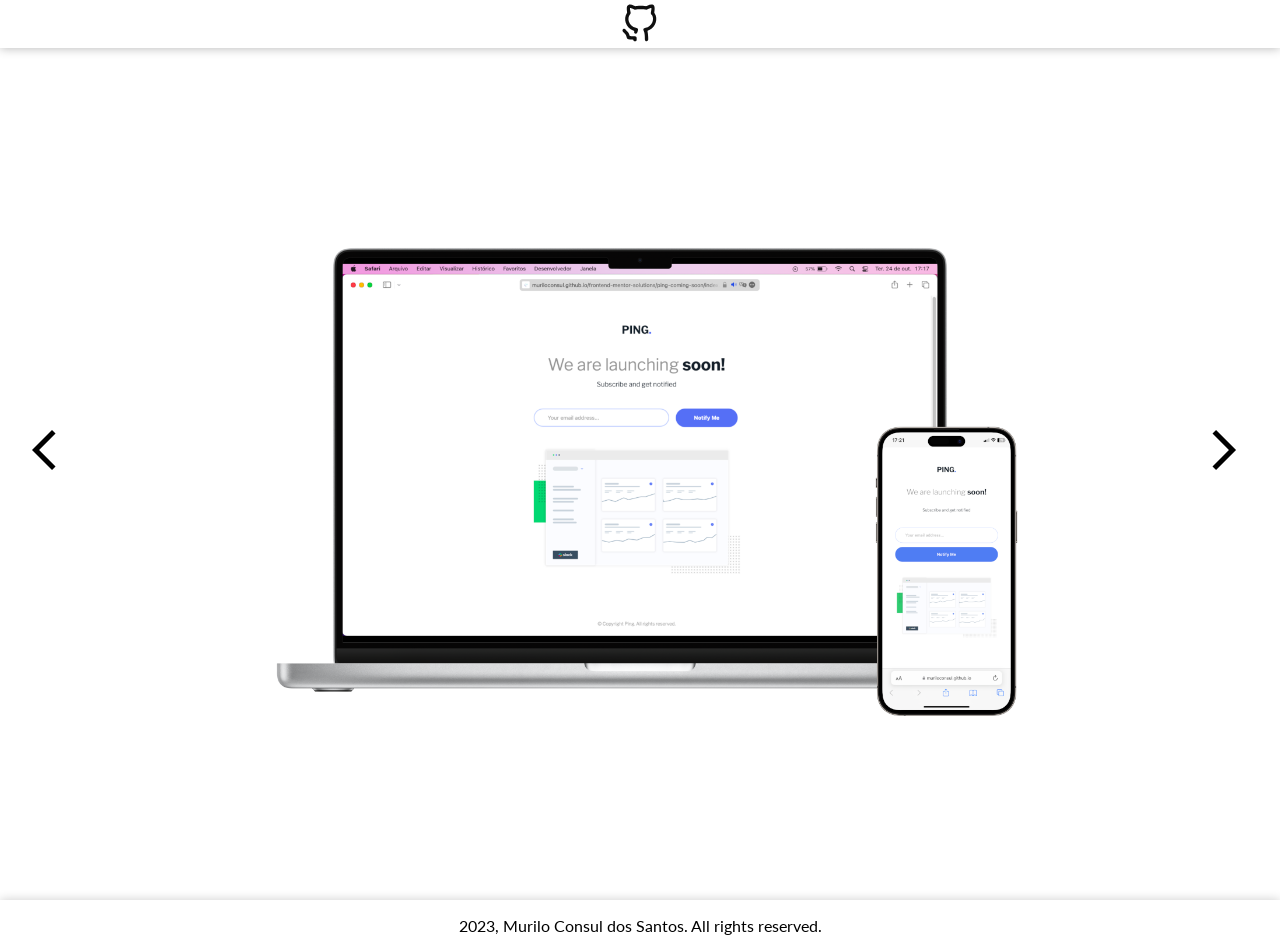
<file: index.html>
<!DOCTYPE html>
<html lang="en">
<head>
    <meta charset="UTF-8">
    <meta name="viewport" content="width=device-width, initial-scale=1.0">
    <title>Frontend Mentor Challenges Solution</title>
    <style>
        @import url('https://fonts.googleapis.com/css2?family=Lato:ital,wght@0,100;0,300;0,400;0,700;0,900;1,100;1,300;1,400;1,700;1,900&display=swap');

        * {
            margin: 0;
            padding: 0;
        }

        body {
            font-family: 'Lato', sans-serif;
            background-color: white;
        }

        header {
            height: 3rem;
            width: 100%;
            position: fixed;
            top: 0;
            display: flex;
            align-items: center;
            justify-content: center;
            box-shadow: 0 0 10px rgba(0, 0, 0, 0.300);
            background-color: white;
        }

        #git {
            width: 2.5rem;
        }

        main {
            width: 100%;
            height: 100svh;
            display: flex;
            justify-content: center;
            align-items: center;
        }

        .icons {
            width: 3rem;
            cursor: pointer;
        }

        .slider {
            width: 70rem;
            position: relative;
            display: flex;
            justify-content: center;
        }

        .slider a {
            width: 100%;
            display: flex;
            justify-content: center;
            align-items: center;
            position: absolute;

            opacity: 0;
        }

        .slider a.selected {
            opacity: 1;
            z-index: 1;
        }

        .slider img {
            width: 100%;
            position: absolute;
        }

        footer {
            box-shadow: 0 0 10px rgba(0, 0, 0, 0.200);
            text-align: center;
            padding: 1rem;
            background-color: white;
        }
    </style>
</head>
<body>
    <header>
        <a href="https://github.com/muriloconsul/" target="_blank">
            <img src="images/icons/github.svg" alt="GitHub Icon" id="git">
        </a>
    </header>
    <main>
        <img src="images/icons/arrow-back.svg" alt="Back Arrow" class="icons" id="back-button">
        <section class="slider">
            <a href="ping-coming-soon/index.html" target="_blank" class="selected">
                <img src="images/prints/ping-coming-soon.png" alt="">
            </a>

            <a href="base-apparel-coming-soon/index.html" target="_blank">
                <img src="images/prints/base-apparel.png" alt="">
            </a>

            <a href="article-preview/index.html" target="_blank">
                <img src="images/prints/article-preview.png" alt="">
            </a>

            <a href="faq-accordion-card/index.html" target="_blank">
                <img src="images/prints/faq-accordion-card.png" alt="">
            </a>

            <a href="interactive-rating/index.html" target="_blank">
                <img src="images/prints/interactive-rating.png" alt="">
            </a>

            <a href="four-card-section/index.html" target="_blank">
                <img src="images/prints/four-card-section.png" alt="">
            </a>

            <a href="results-summary/index.html" target="_blank">
                <img src="images/prints/results-summary.png" alt="">
            </a>

            <a href="order-summary/index.html" target="_blank">
                <img src="images/prints/order-summary.png" alt="">
            </a>

            <a href="product-preview/index.html" target="_blank">
                <img src="images/prints/product-preview.png" alt="">
            </a>

            <a href="profile-card/index.html" target="_blank">
                <img src="images/prints/profile-card.png" alt="">
            </a>

            <a href="qr-code-card/index.html" target="_blank">
                <img src="images/prints/qr-code-card.png" alt="">
            </a>
        </section>
        <img src="images/icons/arrow-forward.svg" alt="Next Arrow" class="icons" id="next-button">
    </main>
    <footer>
        <p>2023, Murilo Consul dos Santos. All rights reserved.</p>
    </footer>

    <script>
        const backButton = document.querySelector('#back-button')
        const nextButton = document.querySelector('#next-button')
        const slider = document.querySelectorAll('.slider a')

        let currentIndex = 0

        function removeClass() {
            slider.forEach(function (item) {
                item.classList.remove('selected')
            })
        }

        function addClass() {
            slider[currentIndex].classList.add('selected')
        }

        function backSlider() {
            removeClass()

            if (currentIndex === 0) {
                currentIndex = slider.length - 1
            } else {
                currentIndex--
            }

            addClass()
        }

        function nextSlider() {
            removeClass()
    
            if (currentIndex === slider.length - 1) {
                currentIndex = 0
            } else {
                currentIndex++
            }

            addClass()
        }

        backButton.addEventListener('click', backSlider)
        nextButton.addEventListener('click', nextSlider)

        setInterval(nextSlider, 6000)
    </script>
</body>
</html>
</file>
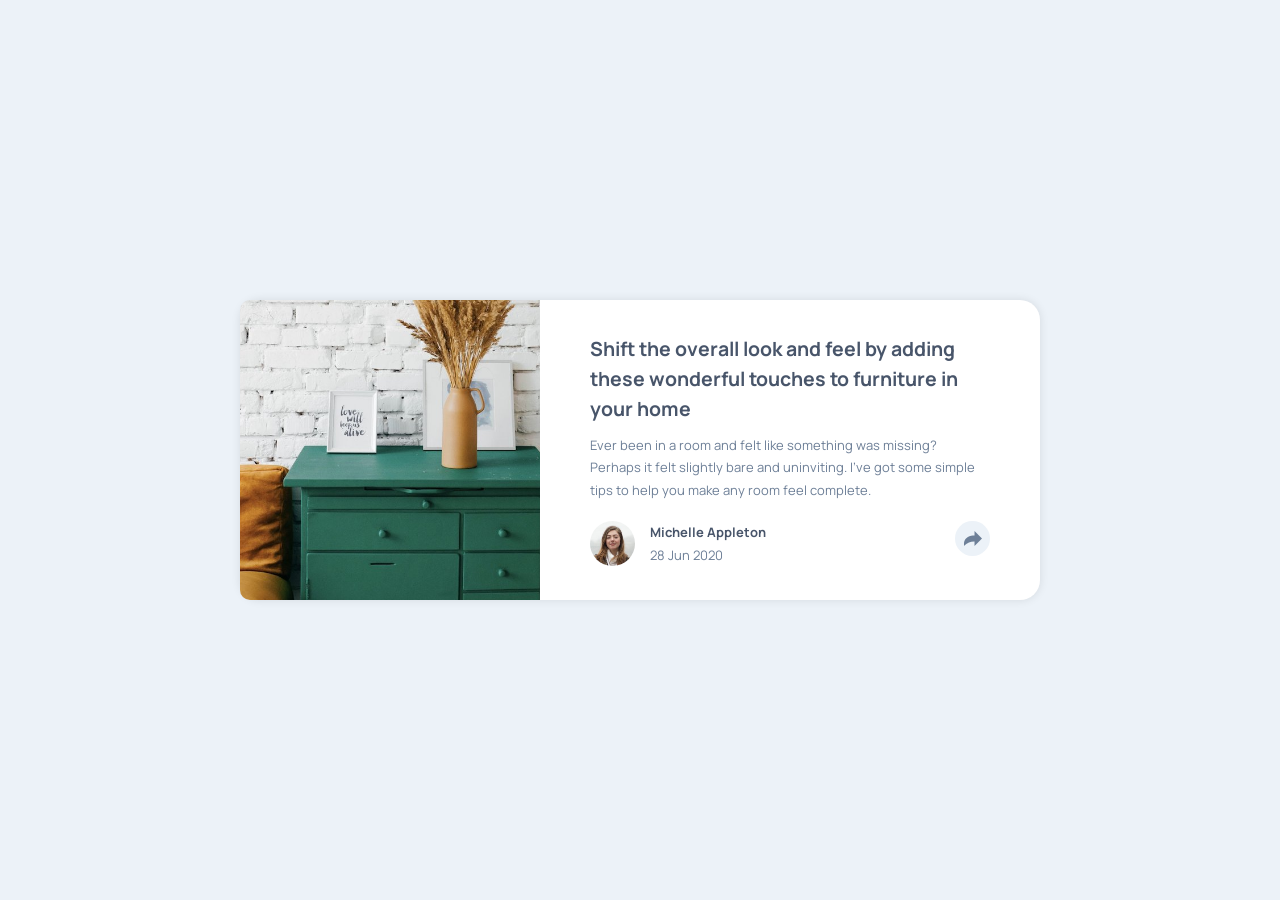
<file: article-preview/index.html>
<!DOCTYPE html>
<html lang="en">
<head>
  <meta charset="UTF-8">
  <meta name="viewport" content="width=device-width, initial-scale=1.0">
  <link rel="icon" type="image/png" sizes="32x32" href="./images/favicon-32x32.png">
  <title>Frontend Mentor | Article preview component</title>
  <link rel="stylesheet" href="css/styles.css">
  <script src="js/scripts.js" defer></script>
</head>
<body>
  <div class="container">
    <div class="box">
      <img src="images/drawers.jpg" alt="Drawers" class="drawers">
      <div class="text">
        <h1>Shift the overall look and feel by adding these wonderful touches to furniture in your home</h1>
        <p>Ever been in a room and felt like something was missing? Perhaps it felt slightly bare and uninviting. 
          I’ve got some simple tips to help you make any room feel complete.</p> 
        <div class="author">
          <img src="images/avatar-michelle.jpg" alt="Avatar" class="avatar">
          <div class="share"></div>
          <h2>Michelle Appleton</h2>
          <p>28 Jun 2020</p>
        </div>
      </div>
    </div>
    <div class="popup">
      <div class="button">
        <p>S H A R E</p>
        <img src="images/icon-facebook.svg" alt="Facebook">
        <img src="images/icon-twitter.svg" alt="Twitter">
        <img src="images/icon-pinterest.svg" alt="Pinterest">
      </div>
      <div class="arrow"></div>
    </div>
  </div>
</body>
</html>
</file>
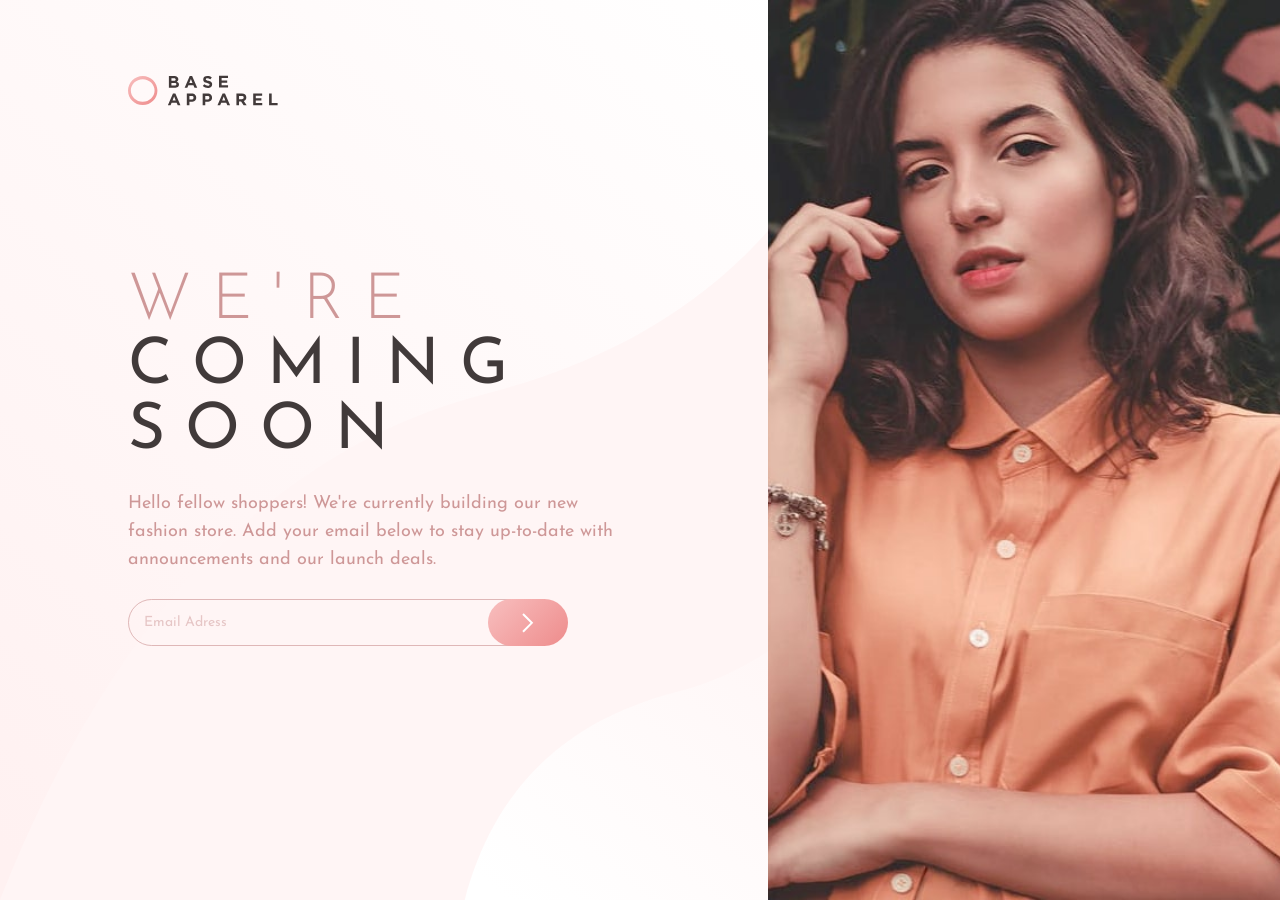
<file: base-apparel-coming-soon/index.html>
<!DOCTYPE html>
<html lang="en">
<head>
  <meta charset="UTF-8">
  <meta name="viewport" content="width=device-width, initial-scale=1.0">
  <link rel="icon" type="image/png" sizes="32x32" href="./images/favicon-32x32.png">
  <title>Frontend Mentor | Base Apparel coming soon page</title>
  <link rel="stylesheet" href="css/styles.css">
  <script src="js/scripts.js" defer></script>
</head>
<body>
  <div class="container">
    <div class="box">
      <img src="images/logo.svg" alt="Base Apparel Logo" class="logo">
      <div class="image"></div>
      <div class="text">
        <h1 class="were">W E ' R E</h1>
        <h1 class="coming">C O M I N G</h1>
        <h1 class="coming">S O O N</h1>
        <p>Hello fellow shoppers! We're currently building our new <br> fashion store. Add your email below to stay up-to-date with <br> announcements and our launch deals.</p>
        <form action="" method="get" id="form">
          <input type="email" name="email" id="email" placeholder="Email Adress">
          <button type="submit">
            <img src="images/icon-arrow.svg" alt="Arrow Icon">
          </button>
          <img src="images/icon-error.svg" alt="Error Icon" id="erroricon">
          <p id="message"></p> 
        </form>
      </div>
    </div>
  </div>
</body>
</html>
</file>
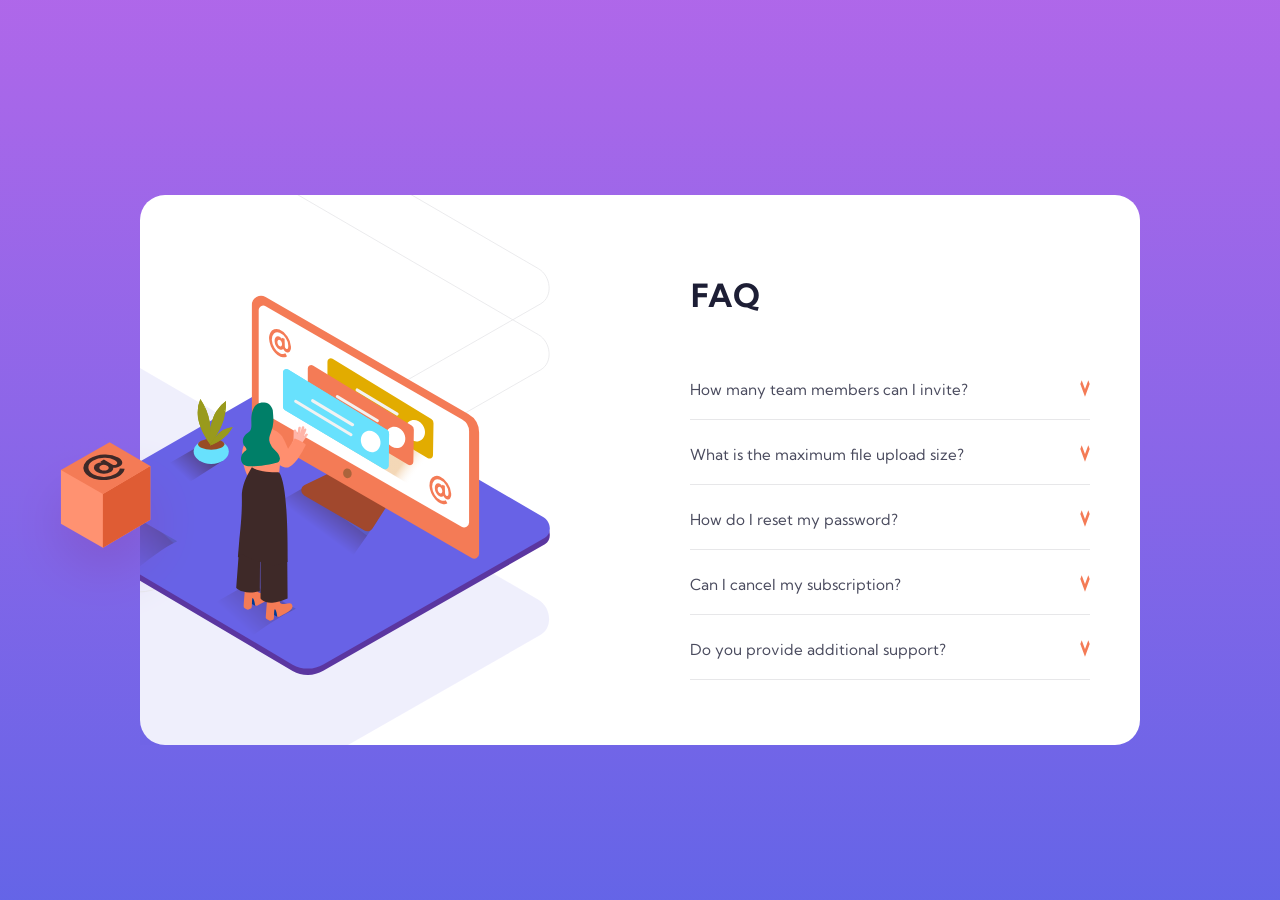
<file: faq-accordion-card-js/index.html>
<!DOCTYPE html>
<html lang="en">
<head>
  <meta charset="UTF-8">
  <meta name="viewport" content="width=device-width, initial-scale=1.0">
  <link rel="icon" type="image/png" sizes="32x32" href="images/favicon-32x32.png">
  <title>Frontend Mentor | FAQ Accordion Card</title>
  <link rel="stylesheet" href="style.css">
  <script src="script.js" defer></script>
</head>
<body>
  <div class="container">
    <h1>FAQ</h1>
    <div class="imagens-mobile">
      <img src="images/illustration-woman-online-mobile.svg" alt="" class="mulher">
      <img src="images/bg-pattern-mobile.svg" alt="" class="sombra">
    </div>
    <div class="caixa">
      <div class="imagens-pc">
        <div class="overflowbox">
          <img src="images/illustration-woman-online-desktop.svg" alt="" class="mulher-pc">
          <img src="images/bg-pattern-desktop.svg" alt="" class="sombra-pc">
        </div>
        <img src="images/illustration-box-desktop.svg" alt="" class="caixaimagem">
      </div>
      <div class="main">
        <h2>How many team members can I invite?<img src="images/icon-arrow-down.svg" alt="Seta" class="seta"></h2>
        <p>You can invite up to 2 additional users on the Free plan. There is no limit on team members for the Premium plan.</p>
        <hr>
        <h2> What is the maximum file upload size?<img src="images/icon-arrow-down.svg" alt="Seta" class="seta"></h2>
        <p>No more than 2GB. All files in your account must fit your allotted storage space.</p>
        <hr>
        <h2>How do I reset my password?<img src="images/icon-arrow-down.svg" alt="Seta" class="seta"></h2>
        <p>Click “Forgot password” from the login page or “Change password” from your profile page. A reset link will be emailed to you.</p>
        <hr>
        <h2>Can I cancel my subscription?<img src="images/icon-arrow-down.svg" alt="Seta" class="seta"></h2>
        <p>Yes! Send us a message and we’ll process your request no questions asked.</p>
        <hr>
        <h2>Do you provide additional support?<img src="images/icon-arrow-down.svg" alt="Seta" class="seta"></h2>
        <p>Chat and email support is available 24/7. Phone lines are open during normal business hours.</p>
        <hr>
      </div>
    </div>
  </div>
</body>
</html>
</file>
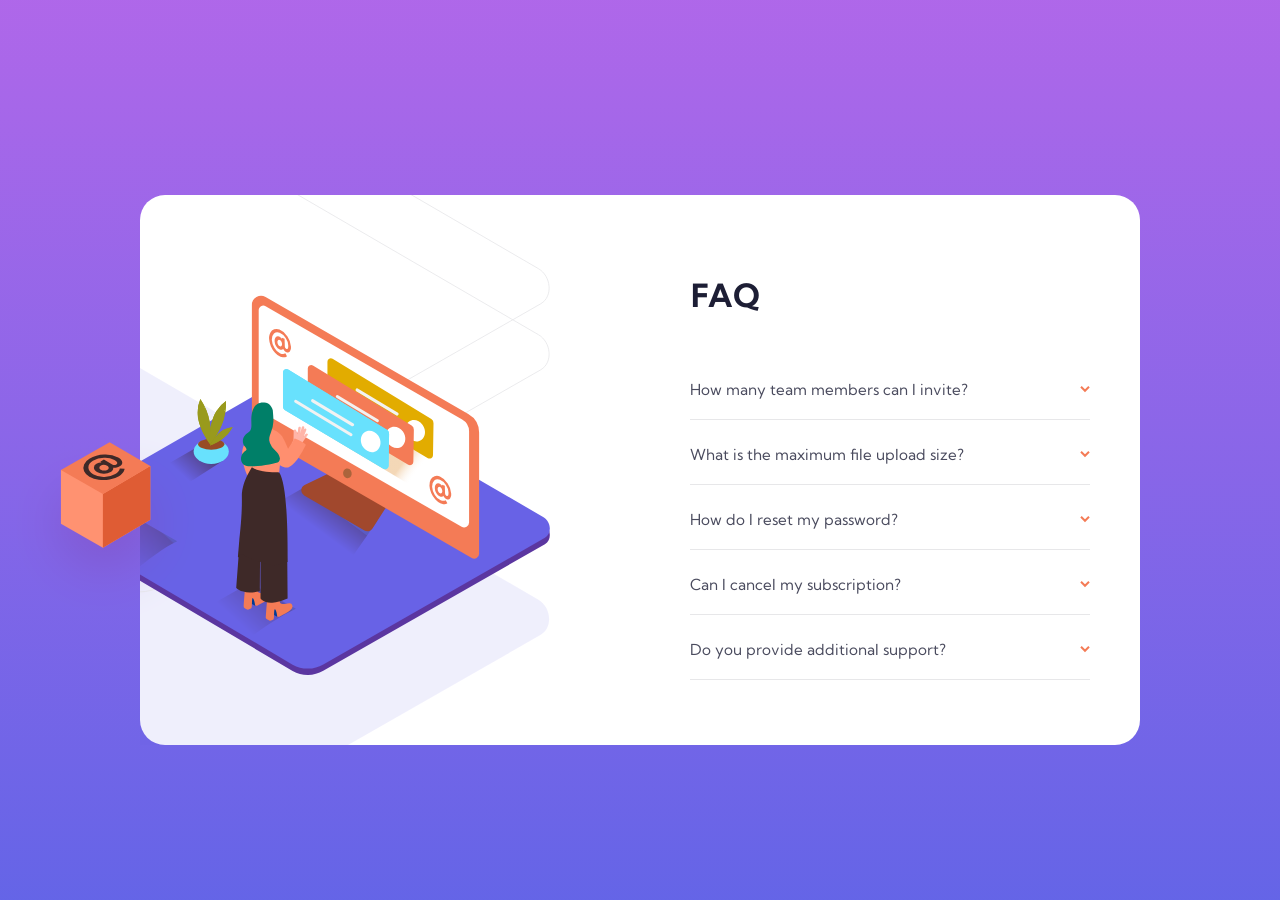
<file: faq-accordion-card/index.html>
<!DOCTYPE html>
<html lang="en">
<head>
  <meta charset="UTF-8">
  <meta name="viewport" content="width=device-width, initial-scale=1.0">
  <link rel="icon" type="image/png" sizes="32x32" href="images/favicon-32x32.png">
  <title>Frontend Mentor | FAQ Accordion Card</title>
  <link rel="stylesheet" href="css/styles.css">
  <script src="js/scripts.js" defer></script>
</head>
<body>
  <div class="container">
    <h1>FAQ</h1>
    <div class="imagens-mobile">
      <img src="images/illustration-woman-online-mobile.svg" alt="" class="mulher">
      <img src="images/bg-pattern-mobile.svg" alt="" class="sombra">
    </div>
    <div class="caixa">
      <div class="imagens-pc">
        <div class="overflowbox">
          <img src="images/illustration-woman-online-desktop.svg" alt="" class="mulher-pc">
          <img src="images/bg-pattern-desktop.svg" alt="" class="sombra-pc">
        </div>
        <img src="images/illustration-box-desktop.svg" alt="" class="caixaimagem">
      </div>
      <div class="main">
        <h2>How many team members can I invite?<img src="images/icon-arrow-down.svg" alt="Seta" class="seta"></h2>
        <p>You can invite up to 2 additional users on the Free plan. There is no limit on team members for the Premium plan.</p>
        <hr>
        <h2> What is the maximum file upload size?<img src="images/icon-arrow-down.svg" alt="Seta" class="seta"></h2>
        <p>No more than 2GB. All files in your account must fit your allotted storage space.</p>
        <hr>
        <h2>How do I reset my password?<img src="images/icon-arrow-down.svg" alt="Seta" class="seta"></h2>
        <p>Click “Forgot password” from the login page or “Change password” from your profile page. A reset link will be emailed to you.</p>
        <hr>
        <h2>Can I cancel my subscription?<img src="images/icon-arrow-down.svg" alt="Seta" class="seta"></h2>
        <p>Yes! Send us a message and we’ll process your request no questions asked.</p>
        <hr>
        <h2>Do you provide additional support?<img src="images/icon-arrow-down.svg" alt="Seta" class="seta"></h2>
        <p>Chat and email support is available 24/7. Phone lines are open during normal business hours.</p>
        <hr>
      </div>
    </div>
  </div>
</body>
</html>
</file>
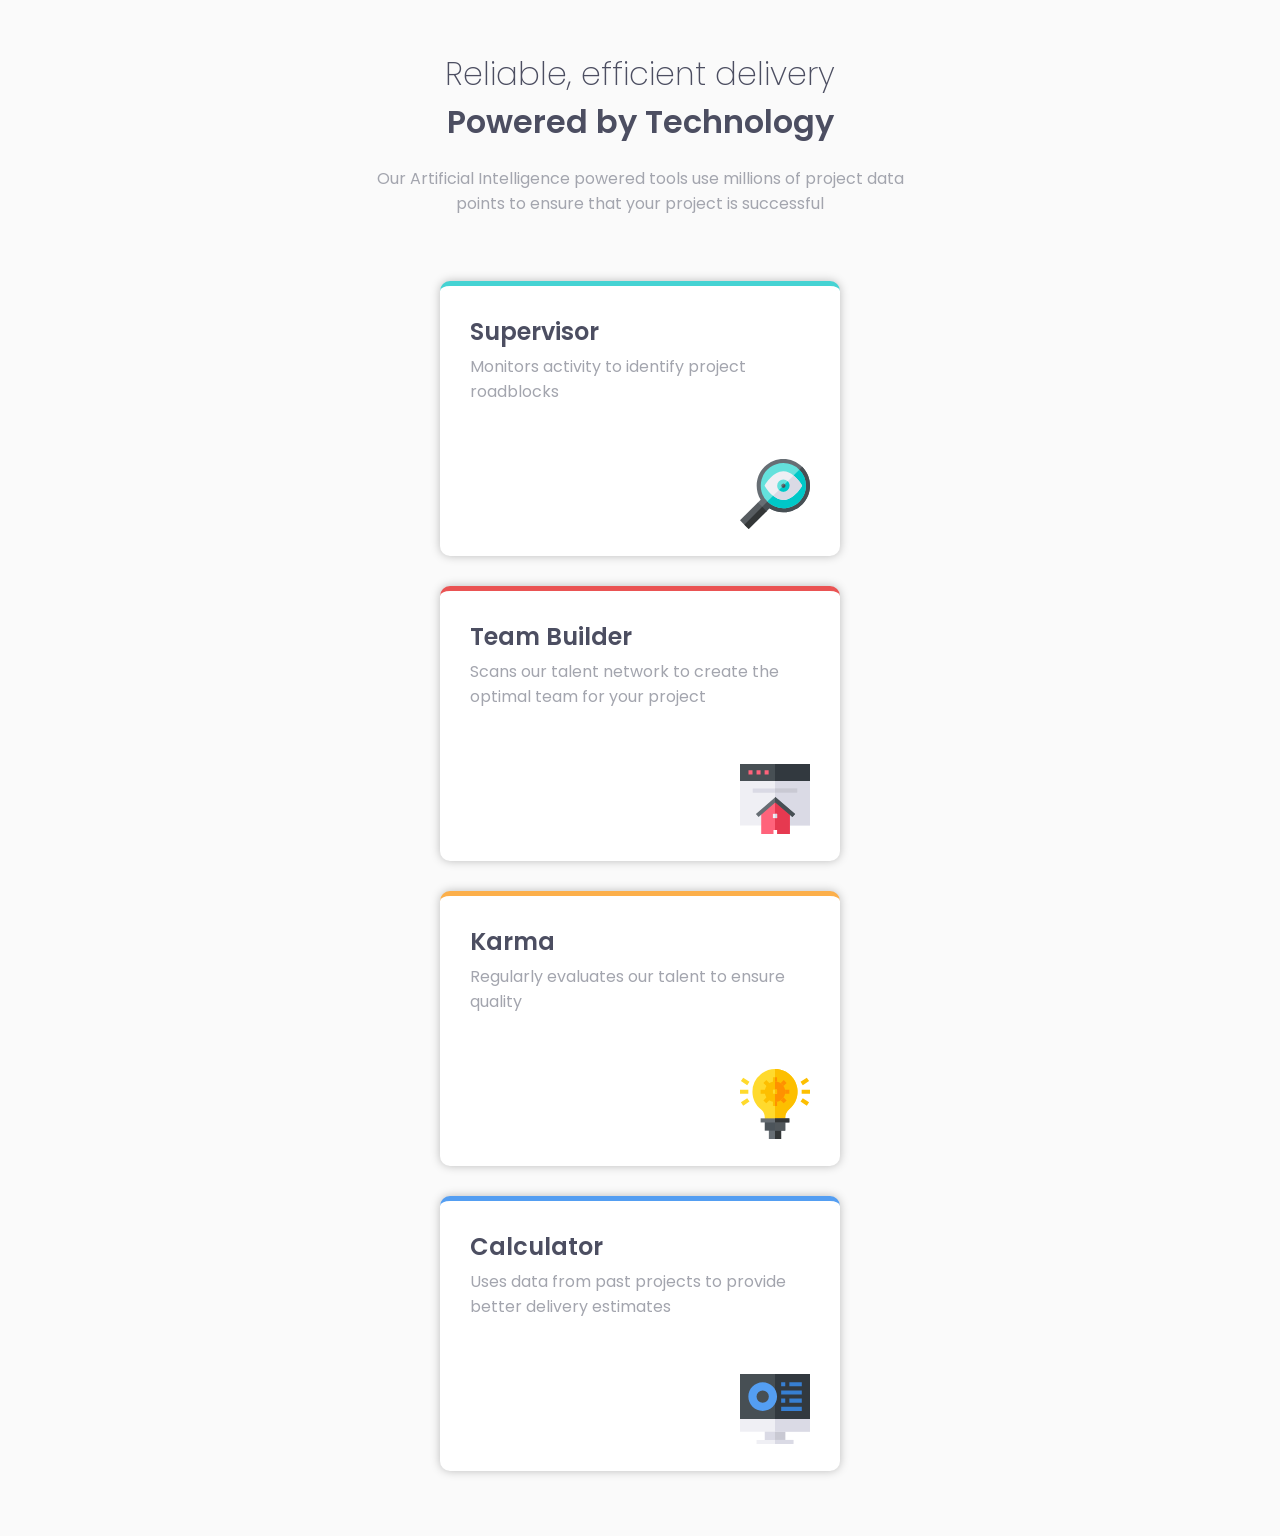
<file: four-card-feature/index.html>
<!DOCTYPE html>
<html lang="en">
<head>
  <meta charset="UTF-8">
  <meta name="viewport" content="width=device-width, initial-scale=1.0">
  <link rel="stylesheet" href="styles/style.css">
  <link rel="icon" type="image/png" sizes="32x32" href="./images/favicon-32x32.png">
  <title>Frontend Mentor | Four card feature section</title>
</head>
<body>
      <div class="header">
        <h1 id="cima">Reliable, efficient delivery</h1>
        <h1 id="baixo">Powered by Technology</h1>
        <p>Our Artificial Intelligence powered tools use millions of project data <br> points to ensure that your project is successful</p>
      </div>
      <div class="caixas">
        <div class="colunas" id="coluna1">
          <div class="caixa" id="supervisor">
            <h2>Supervisor</h2>
            <p>Monitors activity to identify project <br> roadblocks</p>
            <img src="images/icon-supervisor.svg" alt="">
          </div>
        </div>
        <div class="colunas" id="coluna2">
          <div class="caixa" id="builder">
            <h2>Team Builder</h2>
            <p>Scans our talent network to create the <br> optimal team for your project</p>
            <img src="images/icon-team-builder.svg" alt="">
          </div>
          <div class="caixa" id="karma">
            <h2>Karma</h2>
            <p>Regularly evaluates our talent to ensure <br> quality</p>
            <img src="images/icon-karma.svg" alt="">
          </div>
        </div>
        <div class="colunas" id="coluna3">
          <div class="caixa" id="calculator">
            <h2>Calculator</h2>
            <p>Uses data from past projects to provide <br> better delivery estimates</p>
            <img src="images/icon-calculator.svg" alt="">
          </div>
        </div>
      </div>
</body>
</html>
</file>
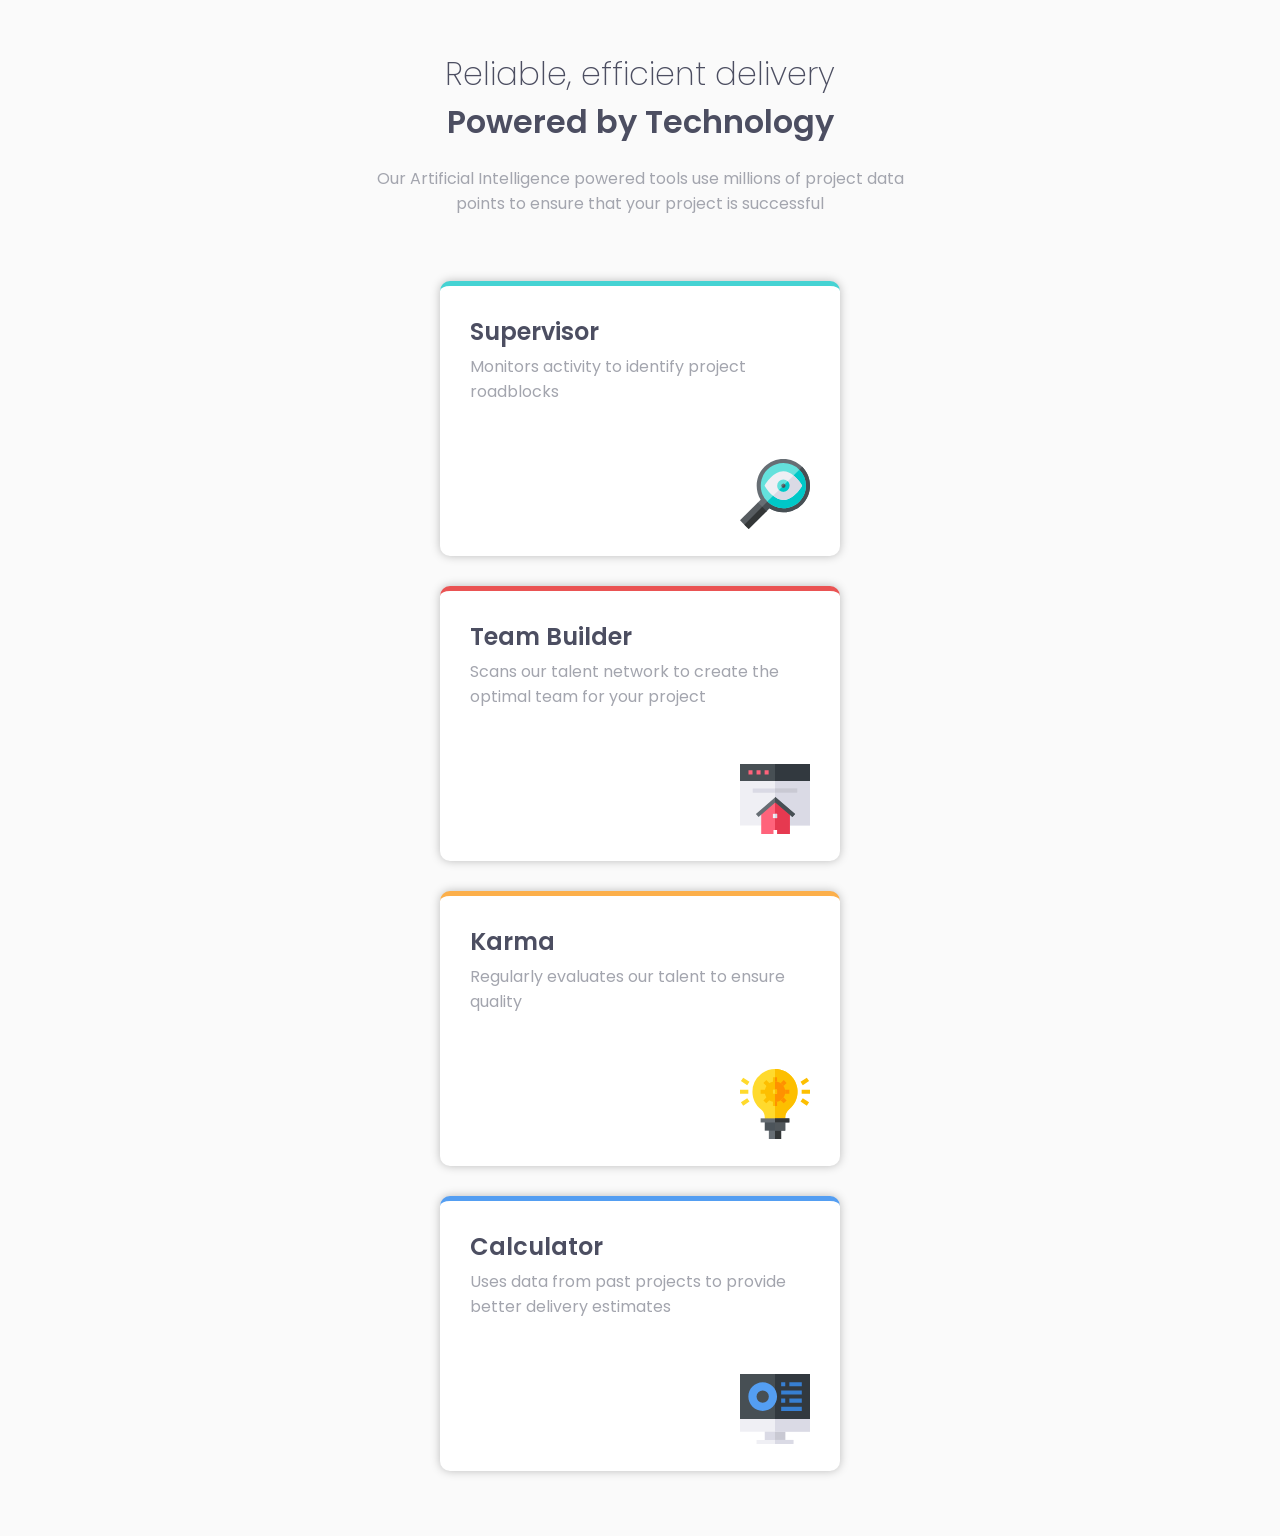
<file: four-card-section/index.html>
<!DOCTYPE html>
<html lang="en">
<head>
  <meta charset="UTF-8">
  <meta name="viewport" content="width=device-width, initial-scale=1.0">
  <link rel="stylesheet" href="css/styles.css">
  <link rel="icon" type="image/png" sizes="32x32" href="./images/favicon-32x32.png">
  <title>Frontend Mentor | Four card feature section</title>
</head>
<body>
      <div class="header">
        <h1 id="cima">Reliable, efficient delivery</h1>
        <h1 id="baixo">Powered by Technology</h1>
        <p>Our Artificial Intelligence powered tools use millions of project data <br> points to ensure that your project is successful</p>
      </div>
      <div class="caixas">
        <div class="colunas" id="coluna1">
          <div class="caixa" id="supervisor">
            <h2>Supervisor</h2>
            <p>Monitors activity to identify project <br> roadblocks</p>
            <img src="images/icon-supervisor.svg" alt="">
          </div>
        </div>
        <div class="colunas" id="coluna2">
          <div class="caixa" id="builder">
            <h2>Team Builder</h2>
            <p>Scans our talent network to create the <br> optimal team for your project</p>
            <img src="images/icon-team-builder.svg" alt="">
          </div>
          <div class="caixa" id="karma">
            <h2>Karma</h2>
            <p>Regularly evaluates our talent to ensure <br> quality</p>
            <img src="images/icon-karma.svg" alt="">
          </div>
        </div>
        <div class="colunas" id="coluna3">
          <div class="caixa" id="calculator">
            <h2>Calculator</h2>
            <p>Uses data from past projects to provide <br> better delivery estimates</p>
            <img src="images/icon-calculator.svg" alt="">
          </div>
        </div>
      </div>
</body>
</html>
</file>
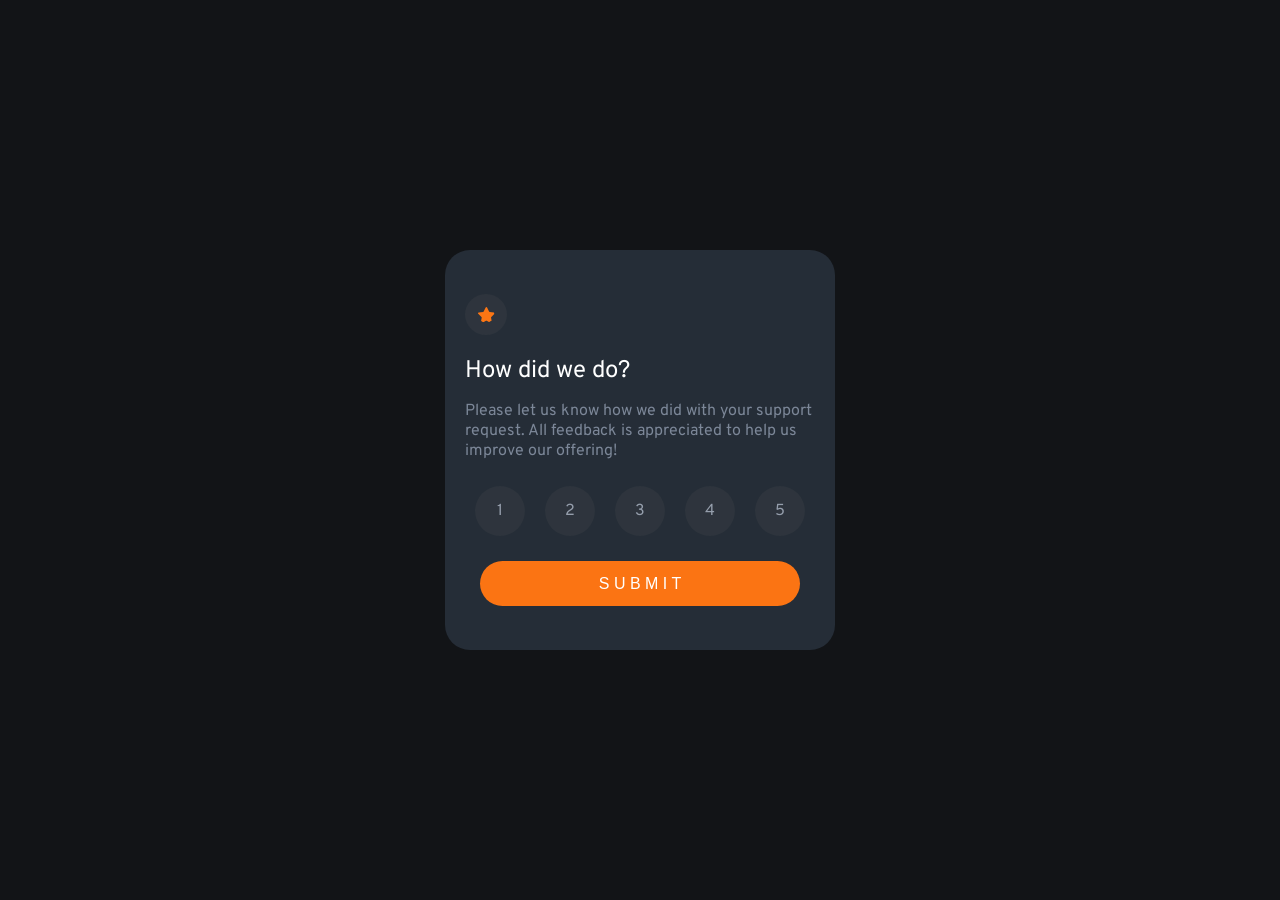
<file: interactive-rating-js/index.html>
<!DOCTYPE html>
<html lang="en">
<head>
  <meta charset="UTF-8">
  <meta name="viewport" content="width=device-width, initial-scale=1.0">
  <link rel="icon" type="image/png" sizes="32x32" href="images/favicon-32x32.png">
  <link rel="stylesheet" href="style.css">
  <script src="script.js" defer></script>
  <title>Frontend Mentor | Interactive rating component</title>
</head>
<body>
  <div class="container">
    <div class="caixa">
      <section class="secao">
        <div>
          <img src="images/icon-star.svg" alt="Estrela" class="estrela">
          <h1>How did we do?</h1>
          <p>Please let us know how we did with your support request. All feedback is appreciated to help us improve our offering!</p>
        </div>
        <ul class="listaul">
          <li class="rank" id="1">1</li>
          <li class="rank" id="2">2</li>
          <li class="rank" id="3">3</li>
          <li class="rank" id="4">4</li>
          <li class="rank" id="5">5</li>
        </ul>
        <input type="button" value="S U B M I T" class="botao">
      </section>
      <div class="divpos">
        <section class="secao">
          <img src="images/illustration-thank-you.svg" alt="Estrela" class="imgobg">
          <p class="posnota"></p>
          <h1>Thank you!</h1>
          <p class="posp">We appreciate you taking the time to give a rating. If you ever need more support, don’t hesitate to get in touch!</p>
        </section>
      </div>
    </div>
  </div>
</body>
</html>
</file>
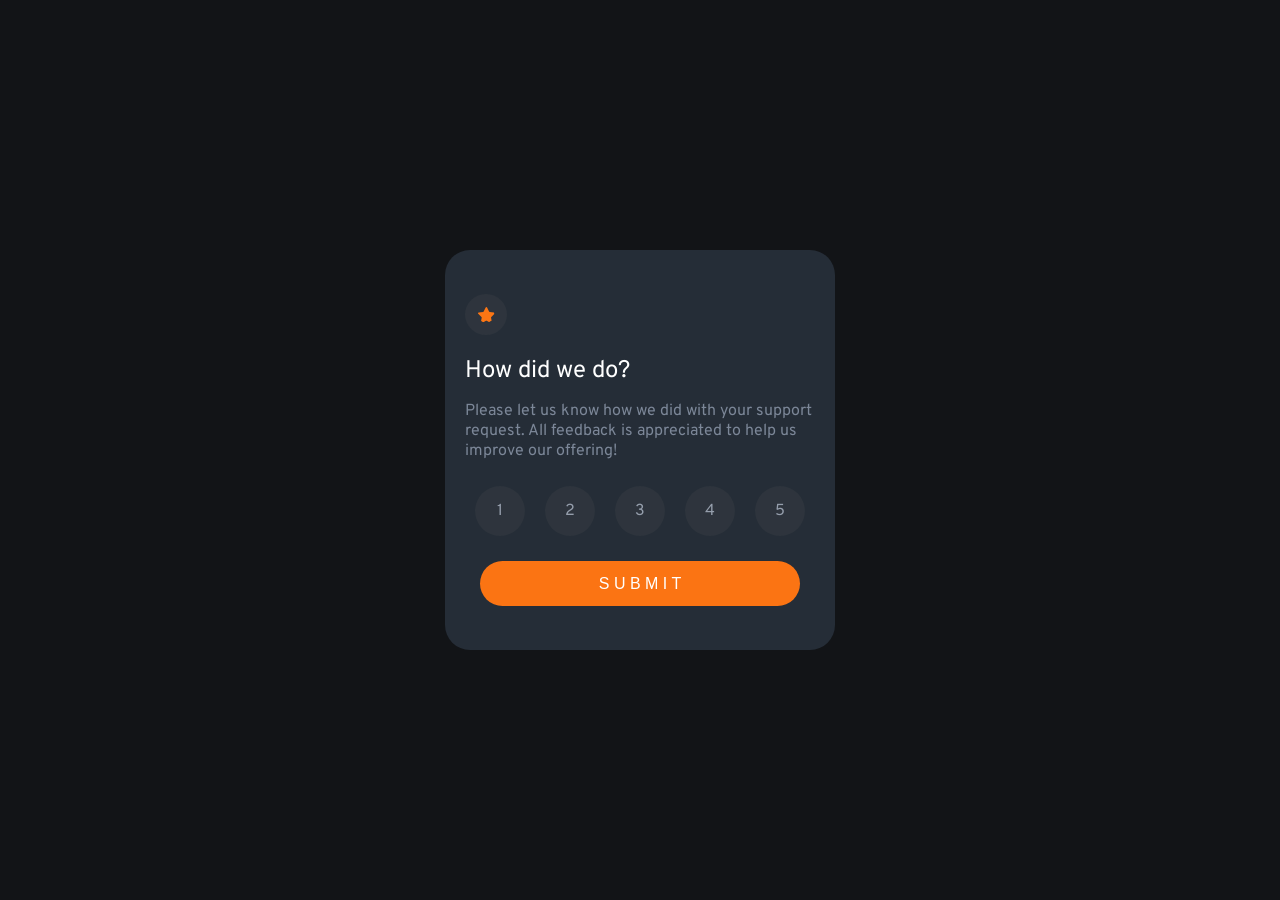
<file: interactive-rating/index.html>
<!DOCTYPE html>
<html lang="en">
<head>
  <meta charset="UTF-8">
  <meta name="viewport" content="width=device-width, initial-scale=1.0">
  <link rel="icon" type="image/png" sizes="32x32" href="images/favicon-32x32.png">
  <link rel="stylesheet" href="css/styles.css">
  <script src="js/scripts.js" defer></script>
  <title>Frontend Mentor | Interactive rating component</title>
</head>
<body>
  <div class="container">
    <div class="caixa">
      <section class="secao">
        <div>
          <img src="images/icon-star.svg" alt="Estrela" class="estrela">
          <h1>How did we do?</h1>
          <p>Please let us know how we did with your support request. All feedback is appreciated to help us improve our offering!</p>
        </div>
        <ul class="listaul">
          <li class="rank" id="1">1</li>
          <li class="rank" id="2">2</li>
          <li class="rank" id="3">3</li>
          <li class="rank" id="4">4</li>
          <li class="rank" id="5">5</li>
        </ul>
        <input type="button" value="S U B M I T" class="botao">
      </section>
      <div class="divpos">
        <section class="secao">
          <img src="images/illustration-thank-you.svg" alt="Estrela" class="imgobg">
          <p class="posnota"></p>
          <h1>Thank you!</h1>
          <p class="posp">We appreciate you taking the time to give a rating. If you ever need more support, don’t hesitate to get in touch!</p>
        </section>
      </div>
    </div>
  </div>
</body>
</html>
</file>
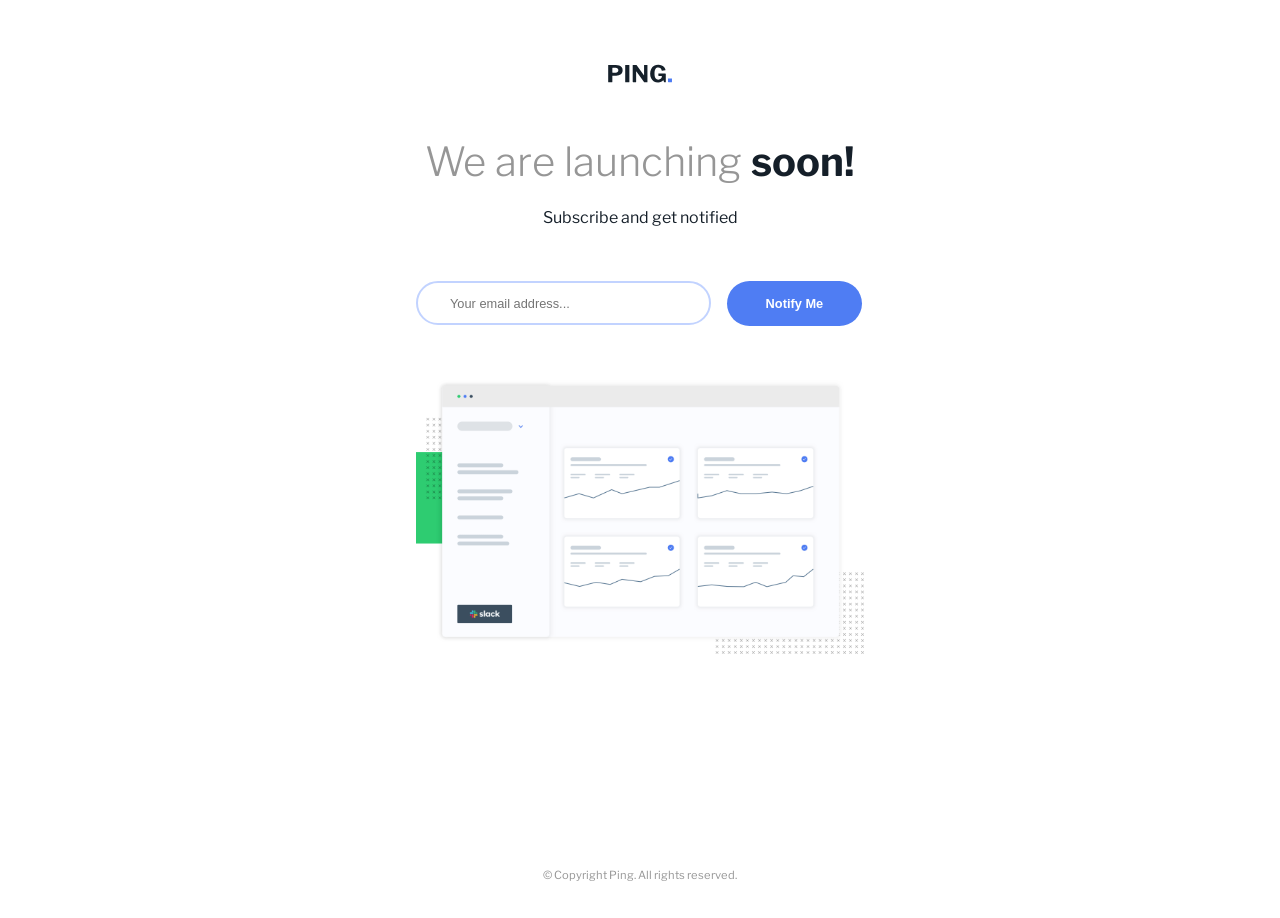
<file: ping-coming-soon/index.html>
<!DOCTYPE html>
<html lang="en">
<head>
  <meta charset="UTF-8">
  <meta name="viewport" content="width=device-width, initial-scale=1.0"> <!-- displays site properly based on user's device -->
  <link rel="icon" type="image/png" sizes="32x32" href="./images/favicon-32x32.png">
  <title>Frontend Mentor | Ping coming soon page</title>
  <link rel="stylesheet" href="css/styles.css">
  <script src="js/scripts.js" defer></script>
</head>
<body>
  <main>
    <section>
      <img src="images/logo.svg" alt="Ping. Logo" id="logo">
      <h1>We are launching <span id="soon">soon!</span></h1>
      <p>Subscribe and get notified</p>
      <form action="" method="get" id="form">
        <input type="email" name="email" id="email" placeholder="Your email address...">
        <p id="error">Please provide a valid email address</p>
        <button type="submit">Notify Me</button>
      </form>
      <img src="images/illustration-dashboard.png" alt="Dashboard Illustration" id="dashboard">
    </section>
  </main>
  <footer>
    <p>&copy; Copyright Ping. All rights reserved.</p>
  </footer>
</body>
</html>
</file>
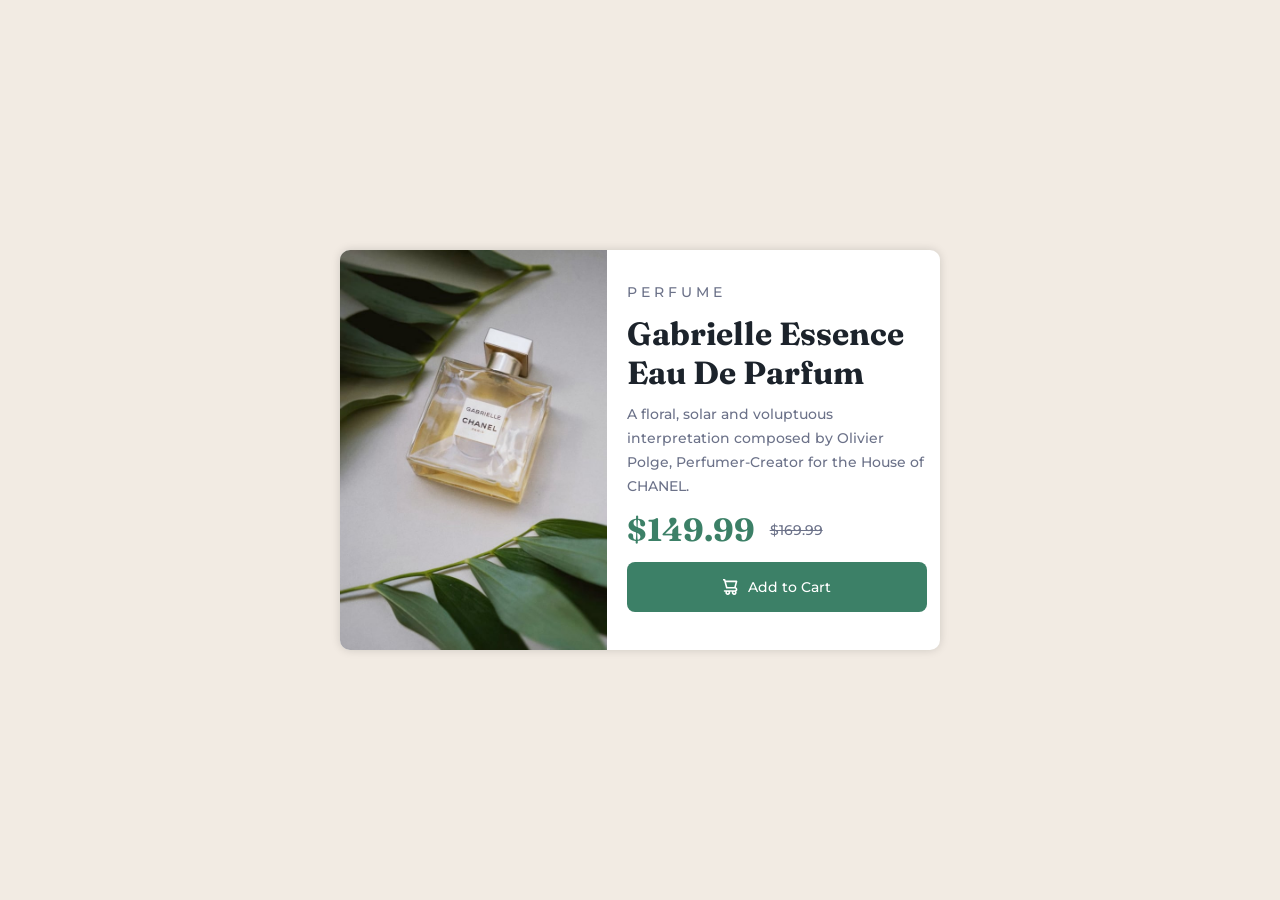
<file: product-preview-card/index.html>
<!DOCTYPE html>
<html lang="en">
<head>
  <meta charset="UTF-8">
  <meta name="viewport" content="width=device-width, initial-scale=1.0">
  <link rel="icon" type="image/png" sizes="32x32" href="./images/favicon-32x32.png">
  <link rel="stylesheet" href="styles/style.css">
  <title>Frontend Mentor | Product preview card component</title>
</head>
<body>
  <div class="container">
    <div class="caixa">
      <img class="perfume" src="images/image-product-mobile.jpg" alt="Product">
      <img class="perfume2" src="images/image-product-desktop.jpg" alt="Product">
      <div class="descricao">
        <p>P E R F U M E</p>
        <h1>Gabrielle Essence Eau De Parfum</h1>
        <p> A floral, solar and voluptuous <br> interpretation composed by Olivier <br> Polge, Perfumer-Creator for the House of CHANEL.</p>
        <div class="doispreco">
          <p id="preco">$149.99</p>
          <p><s id="risco">$169.99</s></p>
        </div>
        <div class="botao">
          <img src="images/icon-cart.svg" alt="Cart">
          <a href="#"><p>Add to Cart</p></a>
        </div>
      </div>
    </div>
  </div>
</body>
</html>
</file>
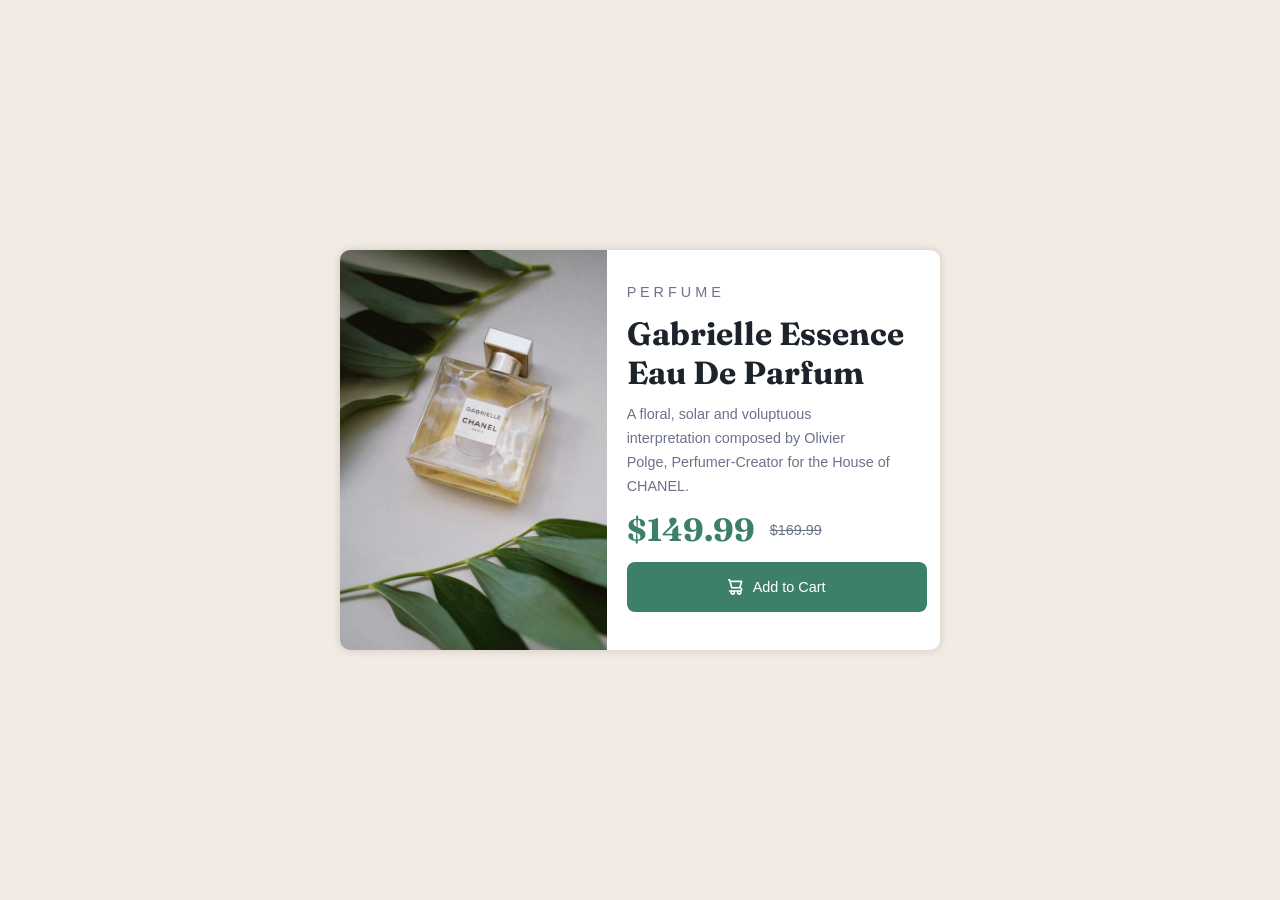
<file: product-preview/index.html>
<!DOCTYPE html>
<html lang="en">
<head>
  <meta charset="UTF-8">
  <meta name="viewport" content="width=device-width, initial-scale=1.0">
  <link rel="icon" type="image/png" sizes="32x32" href="./images/favicon-32x32.png">
  <link rel="stylesheet" href="css/styles.css">
  <title>Frontend Mentor | Product preview card component</title>
</head>
<body>
  <div class="container">
    <div class="caixa">
      <img class="perfume" src="images/image-product-mobile.jpg" alt="Product">
      <img class="perfume2" src="images/image-product-desktop.jpg" alt="Product">
      <div class="descricao">
        <p>P E R F U M E</p>
        <h1>Gabrielle Essence Eau De Parfum</h1>
        <p> A floral, solar and voluptuous <br> interpretation composed by Olivier <br> Polge, Perfumer-Creator for the House of CHANEL.</p>
        <div class="doispreco">
          <p id="preco">$149.99</p>
          <p><s id="risco">$169.99</s></p>
        </div>
        <div class="botao">
          <img src="images/icon-cart.svg" alt="Cart">
          <a href="#"><p>Add to Cart</p></a>
        </div>
      </div>
    </div>
  </div>
</body>
</html>
</file>
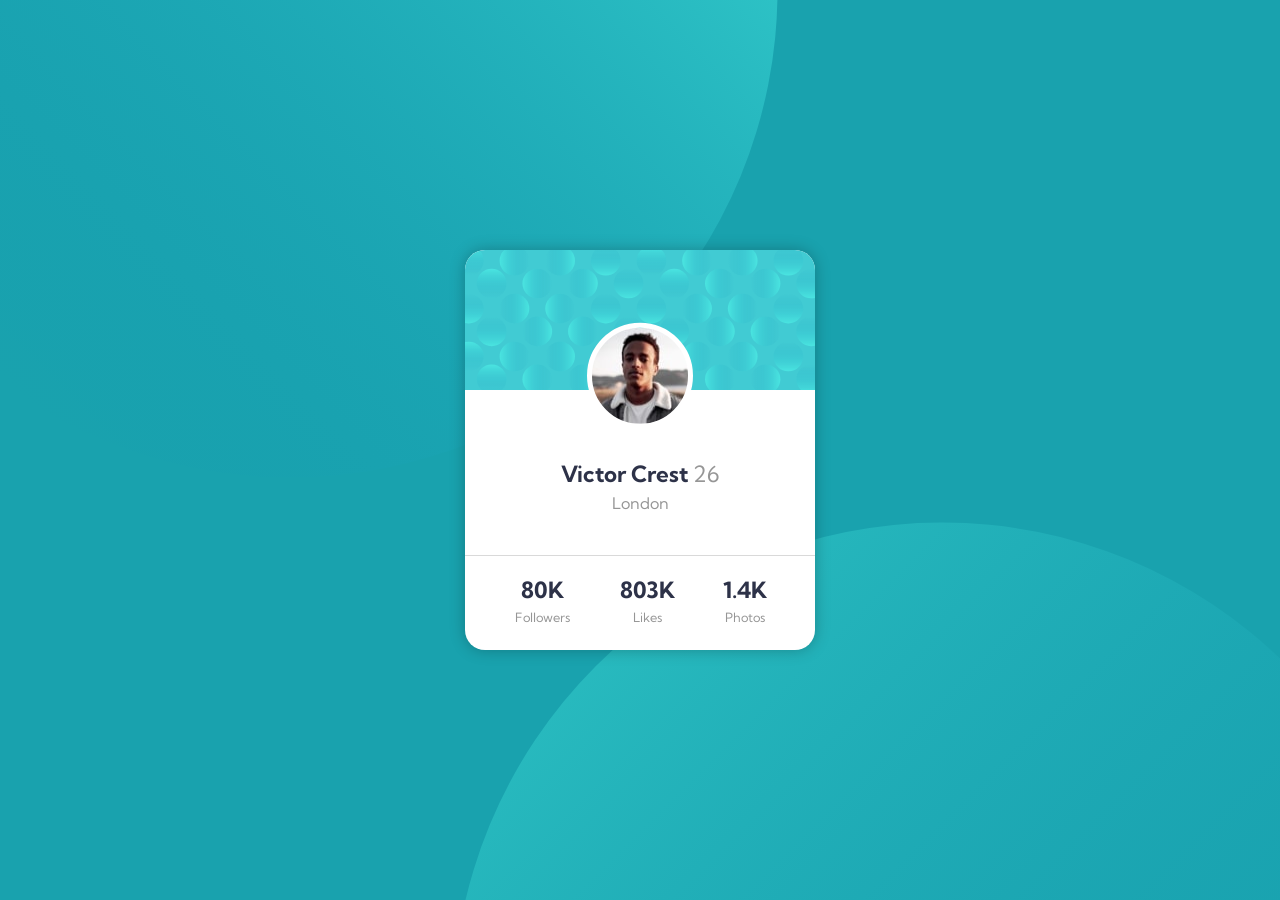
<file: profile-card/index.html>
<!DOCTYPE html>
<html lang="en">
<head>
  <meta charset="UTF-8">
  <meta name="viewport" content="width=device-width, initial-scale=1.0">
  <link rel="icon" type="image/png" sizes="32x32" href="./images/favicon-32x32.png">
  <link rel="stylesheet" href="css/styles.css">
  <title>Frontend Mentor | Profile card component</title>
</head>
<body>
  <div class="container">
    <div class="caixa">
        <div class="fundo"></div>
        <div class="perfil"></div>
      <div class="titulo">
        <h1>Victor Crest <span>26</span></h1>
        <p>London</p>
      </div>
      <div class="subtitulo">
        <div>
          <h1>80K</h1>
          <p>Followers</p>
        </div>
        <div>
          <h1>803K</h1>
          <p>Likes</p>
        </div>
        <div>
          <h1>1.4K</h1>
          <p>Photos</p>
        </div>
      </div>
    </div>
  </div>
</body>
</html>
</file>
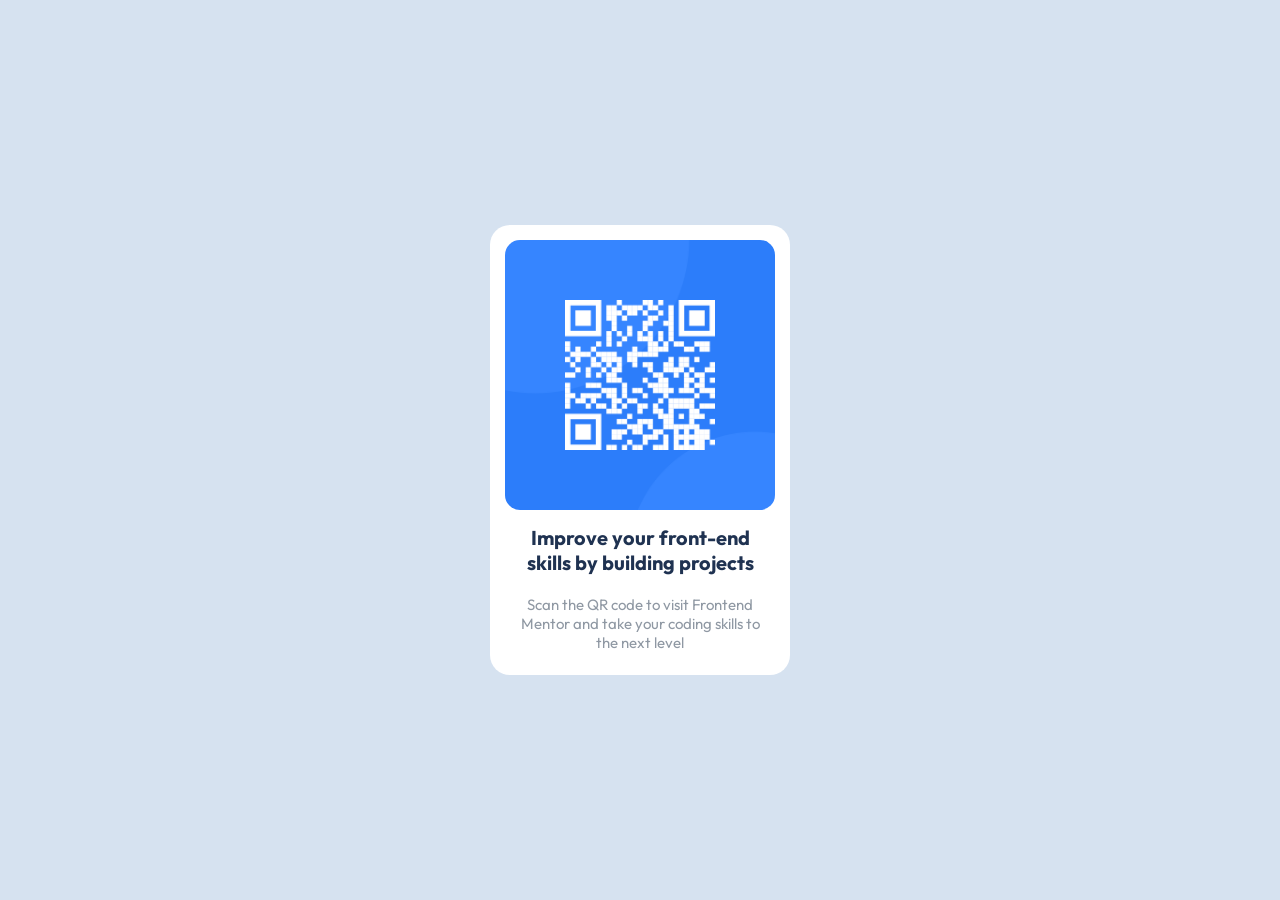
<file: qr-code-card/index.html>
<!DOCTYPE html>
<html lang="en">
<head>
  <meta charset="UTF-8">
  <meta name="viewport" content="width=device-width, initial-scale=1.0">
  <link rel="icon" type="image/png" sizes="32x32" href="./images/favicon-32x32.png">
  <link rel="stylesheet" href="css/styles.css">
  <title>Frontend Mentor | QR code component</title>
</head>
<body>
  <div class="caixa">
    <div class="caixabranca">
      <div class="caixaazul"></div>
      <span>
        <h1>Improve your front-end <br> skills by building projects</h1>
        <p>Scan the QR code to visit Frontend <br> Mentor and take your coding skills to <br> the next level</p>
      </span>
    </div>
  </div>
</body>
</html>
</file>
<file: article-preview/css/styles.css>
@charset "UTF-8";

@import url('https://fonts.googleapis.com/css2?family=Manrope:wght@500;700&display=swap');

* {
    margin: 0;
    padding: 0;
}

:root {
    --darkgrayblue: hsl(217, 19%, 35%);
    --desaturadoblue: hsl(214, 17%, 51%);
    --grayblue: hsl(212, 23%, 69%);
    --lightgrayblue: hsl(210, 46%, 95%);
}

body {
    font-family: 'Manrope', sans-serif;
    background-color: var(--lightgrayblue);
    font-size: 13px;
}

h1 {
    color: var(--darkgrayblue);
    font-size: 150%;
    line-height: 30px;
}

h2 {
    color: var(--darkgrayblue);
    font-size: 100%;
}

p {
    color: var(--desaturadoblue);
    line-height: 22.5px;
}

.container {
    width: 100vw;
    height: 100vh;
    display: flex;
    align-items: center;
    justify-content: center;
    flex-direction: column;
}

.box {
    width: 800px;
    height: 300px;
    background-color: white;
    box-shadow: 0 0 10px rgba(0, 0, 0, 0.100);
    border-radius: 20px;
    display: flex;
}

.drawers {
    border-radius: 10px 0 0 10px;
    width: 300px;
    object-fit: cover;
    object-position: 5%;
}

.text {
    display: flex;
    flex-direction: column;
    justify-content: center;
    padding: 50px;
    row-gap: 10px;
}

.author {
    margin-top: 10px;
    line-height: 22.5px;
}

.avatar {
    border-radius: 50%;
    width: 45px;
    float: left;
    margin-right: 15px;
}

.popup {
    position: relative;
    width: 0;
    height: 0;

    /* display share */
    display: none;
}

.button {
    width: 225px;
    height: 50px;
    background-color: var(--darkgrayblue);
    border-radius: 10px;
    position: absolute;
    bottom: 100px;
    left: 223px;
    display: flex;
    align-items: center;
    justify-content: center;
    column-gap: 20px;
    

}

.button img:hover {
    cursor: pointer;
}

.arrow {
    width: 0;
    height: 0;
    border-left: 15px solid transparent;
    border-right: 15px solid transparent;
    border-top: 15px solid var(--darkgrayblue);
    position: absolute;
    bottom: 90px;
    left: 318px;
}

.share {
    background-color: var(--lightgrayblue);
    width: 35px;
    height: 35px;
    border-radius: 50%;
    float: right;
    background-image: url(../images/icon-share.svg);
    background-repeat: no-repeat;
    background-position: center;
    background-size: 50%;
}

.share:hover {
    cursor: pointer;
}

@media screen and (max-width: 950px) {
    .box {
        width: 350px;
        height: 550px;
        flex-direction: column;
    }    

    .drawers {
        border-radius: 20px 20px 0 0;
        width: 350px;
        height: 200px;
    }    

    .text {
        padding: 35px;
    }

    .author {
        margin-top: 25px;
        line-height: 22.5px;
    }

    .button {
        width: 350px;
        height: 75px;
        border-radius: 0 0 20px 20px;
        bottom: 0px;
        left: -175px;
        display: flex;
        align-items: center;
        justify-content: flex-start;
        z-index: 1;
    }

    .button p {
        margin-left: 35px;
        font-size: 16px;
    }

    .arrow {
        display: none;
    }

    .share {
        background-color: var(--lightgrayblue);
        float: right;
        position: relative;
        top: 8px;
        z-index: 2;
    }
}
</file>
<file: base-apparel-coming-soon/css/styles.css>
@charset "UTF-8";

@import url('https://fonts.googleapis.com/css2?family=Josefin+Sans:wght@300;400;600&display=swap');

:root {
    --desaturatedred: hsl(0, 36%, 70%);
    --softred: hsl(0, 93%, 68%);
    --darkgray: hsl(0, 6%, 24%);

    /* linear 135deg */
    --gradientbg1: hsl(0, 0%, 100%);
    --gradientbg2: hsl(0, 100%, 98%);

    --gradientbtn1: hsl(0, 80%, 86%);
    --gradientbtn2: hsl(0, 74%, 74%);
}

* {
    margin: 0;
    padding: 0;
    font-family: 'Josefin Sans', sans-serif;
}

.container {
    width: 100vw;
    height: 100vh;
    display: flex;
    justify-content: center;
    background-image: linear-gradient(135deg, var(--gradientbg1), var(--gradientbg2));
}

.box {
    width: 375px;
    height: 100%;
    background-image: linear-gradient(135deg, var(--gradientbg1), var(--gradientbg2));
    text-align: center;
}

.logo {
    width: 110px;
    position: relative;
    right: 100px;
    top: 5px;
    margin: 25px 0;
}

.image {
    width: 100vw;
    height: 250px;
    background-image: url(../images/hero-mobile.jpg);
    background-size: cover;
    position: relative;
    left: 50%;
    transform: translate(-50%);
}

.text {
    margin: 25px;
}

.were {
    font-weight: 300;
    color: var(--desaturatedred);
    margin-top: 50px;
}

.coming {
    font-weight: 400;
    color: var(--darkgray);
}

h1 {
    line-height: 35px;
}

p {
    margin-top: 25px;
    color: var(--desaturatedred);
    line-height: 24px;
    margin-bottom: 25px;
    font-size: 15px;
}

br {
    display: none;
}

#email {
    width: 280px;
    height: 40px;
    border-radius: 20px;
    border-width: 1px;
    border-style: solid;
    border-color: hsla(0, 36%, 70%, 0.650);
    outline: none;
    background-color: transparent;
    text-indent: 15px;
    font-size: 14px;
    color: var(--darkgray);
}

#email::placeholder {
    color: hsla(0, 36%, 70%, 0.500);
}

button {
    display: flex;
    align-items: center;
    justify-content: center;
    position: relative;
    width: 60px;
    height: 42px;
    bottom: 42px;
    left: 245px;
    border-radius: 50px;
    border-style: none;
    background-image: linear-gradient(135deg, var(--gradientbtn1), var(--gradientbtn2));
}

button:hover {
    cursor: pointer;
    box-shadow: 1px 1px 10px rgba(0, 0, 0, 0.300);
}

#erroricon {
    position: relative;
    bottom: 72px;
    left: 215px;
    width: 20px;
    display: none;
}

#message {
    margin-top: 0;
    margin-bottom: 0;
    font-size: 12px;
    position: relative;
    bottom: 55px;
    right: 49px;
    color: var(--gradientbtn2);
}

@media screen and (min-width: 600px) and (max-width: 760px) {
    .box {
        width: 100%;
    }

    .text {
        margin: 10%;
    }

    .logo {
        right: 225px;
    }

    h1 {
        font-size: 50px;
        line-height: 65px;
    }

    #email {
        width: 80%;
    }

    button {
        left: 82%;
    }

    #erroricon {
        left: 75%;
    }

    #message {
        right: 21%;
    }
}

@media screen and (min-width: 760px) {
    .box {
        width: 100%;
        height: 100%;
        text-align: left;
        font-size: 16px;
        background-color: var(--gradientbg2);
    }

    .logo {
        width: 150px;
        position: relative;
        right: 0px;
        left: 10%;
        top: 50px;
    }

    .image {
        width: 40%;
        height: 100%;
        background-image: url(../images/hero-desktop.jpg);
        float: right;
        background-position: center;
        left: 0;
        transform: translate(0);
    }

    .text {
        display: flex;
        flex-direction: column;
        width: 40%;
        height: 70%;
        margin: 0 auto;
        position: relative;
        top: 50%;
        transform: translateY(-50%);
    }

    h1 {
        line-height: 65px;
        font-size: 50px;
    }

    p {
        font-size: 14px;
        line-height: 28px;
    }

    #email {
        width: 320px;
        height: 45px;
        border-radius: 25px;
    }

    button {
        width: 80px;
        height: 47px;
        bottom: 47px;
        left: 250px;
        border-radius: 50px;
    }

    #message {
        bottom: 60px;
        right: 0px;
        left: 17px;
    }

    #erroricon {
        bottom: 80px;
        left: 220px;
        width: 20px;
    }
}

@media screen and (min-width: 960px) {    
    h1 {
        font-size: 64px;
    }

    p {
        font-size: 18px;
    }

    #email {
        width: 420px;
    }

    button {
        left: 360px;
    }

    #erroricon {
        left: 330px;
    }
}

@media screen and (min-width: 1200px) {
    .box {
        background-image: url(../images/bg-pattern-desktop.svg);
        background-color: var(--gradientbg2);
        background-size: contain;
        background-attachment: fixed;
    }

    br {
        display: block;
    }
}

@media screen and (min-height: 920px) {
    .text {
        height: 60%;
    }
}

@media screen and (max-height: 360px) {
    .text {
        margin: 0 10%;
        top: 35%;
    }

    .logo {
        width: 100px;
        top: 10px;
    }

    .were {
        margin-top: 0;
    }

    h1 {
        font-size: 44px;
        line-height: 44px;
    }

    p {
        font-size: 12px;
        margin: 10px 0;
    }
}
</file>
<file: faq-accordion-card-js/style.css>
@charset "UTF-8";

@import url('https://fonts.googleapis.com/css2?family=Kumbh+Sans:wght@100;200;300;400;500;600;700;800;900&display=swap');

:root {
    --azul: hsl(238, 29%, 16%);
    --vermelho: hsl(14, 88%, 65%);
    --gradientroxo: hsl(273, 75%, 66%);
    --gradientazul: hsl(240, 73%, 65%);
    --texto: hsl(237, 12%, 33%);
    --subtexto: hsl(240, 6%, 50%);
    --divisao: hsl(240, 5%, 91%);
}

* {
    margin: 0;
    padding: 0;
}

body {
    font-family: 'Kumbh Sans', sans-serif;
    background-image: linear-gradient(var(--gradientroxo), var(--gradientazul));
    font-size: 0.8rem;
}

.container {
    width: 100vw;
    height: 100vh;
    display: flex;
    align-items: center;
    justify-content: center;
    flex-direction: column;
}

.caixa {
    background-color: white;
    width: 350px;
    height: 600px;
    border-radius: 25px;
    display: flex;
    align-items: center;
    justify-content: center;
    flex-direction: column;
    transition: width 0.3s ease-out;
}

.imagens-mobile {
    background-color: antiquewhite;
    height: 0px;
}

.mulher {
    position: relative;
    width: 250px;
    top: -110px;
    left: 125px;
    z-index: 2;
}

.sombra {
    position: relative;
    width: 250px;
    top: -80px;
    left: -125px;
    z-index: 1;
}

.mulher-pc {
    display: none;
}

.sombra-pc {
    display: none;
}

.caixaimagem {
    display: none;
}

.main {
    width: 300px;
    margin-top: 150px;
}

h1 {
    text-align: center;
    font-size: 2rem;
    color: var(--azul);
    position: relative;
    top: 175px;
}

h2 {
    display: flex;
    justify-content: space-between;
    color: var(--texto);
    font-weight: 400;
    font-size: 0.95rem;
    margin-top: 25px;
    margin-bottom: 5px;
}

h2:hover {
    cursor: pointer;
    color: var(--vermelho);
}

p {
    max-height: 0px;
    overflow: hidden;
    transition: max-height 0.5s ease-in-out;
    font-size: 0.8rem;
    color: var(--subtexto);
}

hr {
    border: none;
    background-color: var(--divisao);
    width: 300px;
    height: 1px;
    margin: 15px auto;
}

@media screen and (max-width: 450px) {
    .mulher {
    position: relative;
    width: 250px;
    top: -110px;
    left: 80px;
    z-index: 2;
}

.sombra {
    position: relative;
    width: 250px;
    top: -195px;
    left: 80px;
    z-index: 1;
}
}

@media screen and (min-width: 1200px) {
    .caixa {
        width: 1000px;
        height: 550px;
        flex-direction: row;
    }

    .main {
        width: 400px;
        margin-top: 110px;
    }

    hr {
        width: 400px;
    }

    h1 {
        position: relative;
        top: 120px;
        left: 85px;
    }

    .imagens-pc {
        width: 500px;
        height: 550px;
        display: block;
        margin-bottom: 0px;
    }

    .mulher {
        display: none;
    }
    
    .sombra {
        display: none;
    }
    
    .mulher-pc {
        display: block;
        position: relative;
        left: -90px;
        top: 100px;
        width: 500px;
        z-index: 2;
    }
    
    .sombra-pc {
        display: block;
        position: relative;
        top: -550px;
        left: -440px;
        width: 850px;
        z-index: 1;
    }
    
    .caixaimagem {
        display: block;
        position: relative;
        top: -305px;
        left: -180px;
        z-index: 3;
    }

    .overflowbox {
        overflow: hidden;
        width: 1000px;
        height: 100%;
        margin-left: -50px;
    }
}
</file>
<file: faq-accordion-card/css/styles.css>
@charset "UTF-8";

@import url('https://fonts.googleapis.com/css2?family=Kumbh+Sans:wght@100;200;300;400;500;600;700;800;900&display=swap');

:root {
    --azul: hsl(238, 29%, 16%);
    --vermelho: hsl(14, 88%, 65%);
    --gradientroxo: hsl(273, 75%, 66%);
    --gradientazul: hsl(240, 73%, 65%);
    --texto: hsl(237, 12%, 33%);
    --subtexto: hsl(240, 6%, 50%);
    --divisao: hsl(240, 5%, 91%);
}

* {
    margin: 0;
    padding: 0;
}

body {
    font-family: 'Kumbh Sans', sans-serif;
    font-size: 0.8rem;
    background-color: var(--gradientazul);
}

.container {
    width: 100%;
    height: 100vh;
    display: flex;
    align-items: center;
    justify-content: center;
    flex-direction: column;
    background-image: linear-gradient(var(--gradientroxo), var(--gradientazul));
}

.caixa {
    background-color: white;
    width: 350px;
    height: 600px;
    border-radius: 25px;
    display: flex;
    align-items: center;
    justify-content: center;
    flex-direction: column;
    transition: width 0.3s ease-out;
}

.imagens-mobile {
    background-color: antiquewhite;
    height: 0px;
}

.mulher {
    position: relative;
    width: 250px;
    top: -110px;
    left: 125px;
    z-index: 2;
}

.sombra {
    position: relative;
    width: 250px;
    top: -80px;
    left: -125px;
    z-index: 1;
}

.mulher-pc {
    display: none;
}

.sombra-pc {
    display: none;
}

.caixaimagem {
    display: none;
}

.main {
    width: 300px;
    margin-top: 150px;
}

.seta {
    height: 100%;
    margin: auto 0;
}

h1 {
    text-align: center;
    font-size: 2rem;
    color: var(--azul);
    position: relative;
    top: 175px;
}

h2 {
    display: flex;
    justify-content: space-between;
    color: var(--texto);
    font-weight: 400;
    font-size: 0.95rem;
    margin-top: 25px;
    margin-bottom: 5px;
}

h2:hover {
    cursor: pointer;
    color: var(--vermelho);
}

p {
    max-height: 0px;
    overflow: hidden;
    transition: max-height 0.5s ease-in-out;
    font-size: 0.8rem;
    color: var(--subtexto);
}

hr {
    border: none;
    background-color: var(--divisao);
    width: 300px;
    height: 1px;
    margin: 15px auto;
}

@media screen and (max-width: 450px) {
    .mulher {
    position: relative;
    width: 250px;
    top: -110px;
    left: 80px;
    z-index: 2;
}

.sombra {
    position: relative;
    width: 250px;
    top: -195px;
    left: 80px;
    z-index: 1;
}
}

@media screen and (min-width: 1200px) {
    .caixa {
        width: 1000px;
        height: 550px;
        flex-direction: row;
    }

    .main {
        width: 400px;
        margin-top: 110px;
    }

    hr {
        width: 400px;
    }

    h1 {
        position: relative;
        top: 120px;
        left: 85px;
    }

    .imagens-pc {
        width: 500px;
        height: 550px;
        display: block;
        margin-bottom: 0px;
    }

    .mulher {
        display: none;
    }
    
    .sombra {
        display: none;
    }
    
    .mulher-pc {
        display: block;
        position: relative;
        left: -90px;
        top: 100px;
        width: 500px;
        z-index: 2;
    }
    
    .sombra-pc {
        display: block;
        position: relative;
        top: -550px;
        left: -440px;
        width: 850px;
        z-index: 1;
    }
    
    .caixaimagem {
        display: block;
        position: relative;
        top: -305px;
        left: -180px;
        z-index: 3;
    }

    .overflowbox {
        overflow: hidden;
        width: 1000px;
        height: 100%;
        margin-left: -50px;
    }
}
</file>
<file: four-card-feature/styles/style.css>
@charset "UTF-8";

@import url('https://fonts.googleapis.com/css2?family=Poppins:ital,wght@0,100;0,200;0,300;0,400;0,500;0,600;0,700;0,800;0,900;1,100;1,200;1,300;1,400;1,500;1,600;1,700;1,800;1,900&display=swap');

* {
    margin: 0;
    padding: 0;
}

:root {
    --vermelho: hsl(0, 78%, 62%);
    --ciano: hsl(180, 62%, 55%);
    --laranja: hsl(34, 97%, 64%);
    --azul: hsl(212, 86%, 64%);

    --cinzadark: hsl(234, 12%, 34%);
    --cinza: hsl(229, 6%, 66%);
    --cinzaclaro: hsl(0, 0%, 98%);
}

body {
    font-family: 'Poppins', sans-serif;
    background-color: var(--cinzaclaro);
}

.header {
    text-align: center;
    margin: 50px;
}

.header h1 {
    color: var(--cinzadark);
}

#cima {
    font-weight: 200;
}

#baixo {
    font-weight: 600;
}

.header p {
    color: var(--cinza);
    margin-top: 20px;
}

.caixas {
    display: flex;
    justify-content: center;
    margin-bottom: 50px;
}

.colunas {
    display: flex;
    align-items: center;
}

#coluna1 {
    width: 32vw;
    justify-content: flex-end;
}

#coluna2 {
    width: 435px;
    flex-direction: column;
}

#coluna3 {
    width: 32vw;
    justify-content: flex-start;
}

.caixa {
    width: 400px;
    height: 270px;
    background-color: white;
    margin: 15px;
    border-radius: 10px;
    display: flex;
    justify-content: center;
    flex-direction: column;
    border-top: 5px solid;
    box-shadow: 0 0 10px rgba(0, 0, 0, 0.250);
}

.caixa h2 {
    color: var(--cinzadark);
    font-weight: 600;
    margin-left: 30px;
    margin-bottom: 5px;
}

.caixa p {
    color: var(--cinza);
    margin-left: 30px;
    margin-bottom: 5px;
}

img {
    width: 70px;
    margin-left: 300px;
    margin-top: 50px;
}

#supervisor {
    border-color: var(--ciano);
}

#builder {
    border-color: var(--vermelho);
}

#karma {
    border-color: var(--laranja);
}

#calculator {
    border-color: var(--azul);
}

@media screen and (max-width:1280px) {
    .caixas {
        display: flex;
        justify-content: center;
        align-items: center;
        flex-direction: column;
        margin-bottom: 50px;
    }

    #coluna1 {
        width: 100vw;
        justify-content: center;
    }

    #coluna3 {
        width: 100vw;
        justify-content: center;
    }
}
</file>
<file: four-card-section/css/styles.css>
@charset "UTF-8";

@import url('https://fonts.googleapis.com/css2?family=Poppins:ital,wght@0,100;0,200;0,300;0,400;0,500;0,600;0,700;0,800;0,900;1,100;1,200;1,300;1,400;1,500;1,600;1,700;1,800;1,900&display=swap');

* {
    margin: 0;
    padding: 0;
}

:root {
    --vermelho: hsl(0, 78%, 62%);
    --ciano: hsl(180, 62%, 55%);
    --laranja: hsl(34, 97%, 64%);
    --azul: hsl(212, 86%, 64%);

    --cinzadark: hsl(234, 12%, 34%);
    --cinza: hsl(229, 6%, 66%);
    --cinzaclaro: hsl(0, 0%, 98%);
}

body {
    font-family: 'Poppins', sans-serif;
    background-color: var(--cinzaclaro);
}

.header {
    text-align: center;
    margin: 50px;
}

.header h1 {
    color: var(--cinzadark);
}

#cima {
    font-weight: 200;
}

#baixo {
    font-weight: 600;
}

.header p {
    color: var(--cinza);
    margin-top: 20px;
}

.caixas {
    display: flex;
    justify-content: center;
    margin-bottom: 50px;
}

.colunas {
    display: flex;
    align-items: center;
}

#coluna1 {
    width: 32vw;
    justify-content: flex-end;
}

#coluna2 {
    width: 435px;
    flex-direction: column;
}

#coluna3 {
    width: 32vw;
    justify-content: flex-start;
}

.caixa {
    width: 400px;
    height: 270px;
    background-color: white;
    margin: 15px;
    border-radius: 10px;
    display: flex;
    justify-content: center;
    flex-direction: column;
    border-top: 5px solid;
    box-shadow: 0 0 10px rgba(0, 0, 0, 0.250);
}

.caixa h2 {
    color: var(--cinzadark);
    font-weight: 600;
    margin-left: 30px;
    margin-bottom: 5px;
}

.caixa p {
    color: var(--cinza);
    margin-left: 30px;
    margin-bottom: 5px;
}

img {
    width: 70px;
    margin-left: 300px;
    margin-top: 50px;
}

#supervisor {
    border-color: var(--ciano);
}

#builder {
    border-color: var(--vermelho);
}

#karma {
    border-color: var(--laranja);
}

#calculator {
    border-color: var(--azul);
}

@media screen and (max-width:1280px) {
    .caixas {
        display: flex;
        justify-content: center;
        align-items: center;
        flex-direction: column;
        margin-bottom: 50px;
    }

    #coluna1 {
        width: 100vw;
        justify-content: center;
    }

    #coluna3 {
        width: 100vw;
        justify-content: center;
    }
}
</file>
<file: interactive-rating-js/style.css>
@charset "UTF-8";

@import url('https://fonts.googleapis.com/css2?family=Overpass:ital,wght@0,100;0,200;0,300;0,400;0,500;0,600;0,700;0,800;0,900;1,100;1,200;1,300;1,400;1,500;1,600;1,700;1,800;1,900&display=swap');

:root {
    --laranja: hsl(25, 97%, 53%);
    --cinzaclaro: hsl(217, 12%, 63%);
    --cinzamedio: hsl(216, 12%, 54%);
    --azuldark: hsl(213, 19%, 18%);
    --azulverydark: hsl(216, 12%, 8%);
    --botoes: rgba(98, 98, 98, 0.150);
}

* {
    margin: 0;
    padding: 0;
}

body {
    font-family: 'Overpass', sans-serif;
    background-color: var(--azulverydark);
}

.container {
    width: 100vw;
    height: 100vh;
    display: flex;
    align-items: center;
    justify-content: center;
}

.caixa {
    background-color: var(--azuldark);
    border-radius: 25px;
    width: 350px;
    height: 400px;
    display: flex;
    padding: 0 20px 0 20px;
}

.secao {
    display: flex;
    align-items: center;
    justify-content: center;
    flex-direction: column;
}

.estrela {
    background-color: var(--botoes);
    border-radius: 50%;
    padding: 12.5px;
    margin-bottom: 15px;
}

h1 {
    color: white;
    margin-bottom: 15px;
    font-weight: 400;
}

p {
    color: var(--cinzamedio);
    margin-bottom: 15px;
}

ul {
    list-style: none;
    color: var(--cinzaclaro);
    display: flex;
    margin-bottom: 15px;
}

.rank {
    background-color: var(--botoes);
    border-radius: 50%;
    width: 50px;
    height: 50px;
    margin: 10px;
    display: flex;
    align-items: center;
    justify-content: center;
}

.rank:hover {
    background-color: var(--cinzamedio);
    color: white;
    cursor: pointer;
}

.botao {
    background-color: var(--laranja);
    border: 0;
    border-radius: 25px;
    width: 320px;
    height: 45px;
    color: white;
    font-weight: 400;
    font-size: 1rem;
}

.botao:hover {
    background-color: white;
    color: var(--laranja);
    cursor: pointer;
}

.divpos {
    display: none;
}

.imgobg {
    margin-bottom: 25px;
}

.posnota {
    background-color: var(--botoes);
    color: var(--laranja);
    border-radius: 20px;
    padding: 10px;
    font-size: 0.9rem;
    margin-bottom: 25px;
}

.posp {
    text-align: center;
}
</file>
<file: interactive-rating/css/styles.css>
@charset "UTF-8";

@import url('https://fonts.googleapis.com/css2?family=Overpass:ital,wght@0,100;0,200;0,300;0,400;0,500;0,600;0,700;0,800;0,900;1,100;1,200;1,300;1,400;1,500;1,600;1,700;1,800;1,900&display=swap');

:root {
    --laranja: hsl(25, 97%, 53%);
    --cinzaclaro: hsl(217, 12%, 63%);
    --cinzamedio: hsl(216, 12%, 54%);
    --azuldark: hsl(213, 19%, 18%);
    --azulverydark: hsl(216, 12%, 8%);
    --botoes: rgba(98, 98, 98, 0.150);
}

* {
    margin: 0;
    padding: 0;
}

body {
    font-family: 'Overpass', sans-serif;
    background-color: var(--azulverydark);
}

.container {
    width: 100vw;
    height: 100vh;
    display: flex;
    align-items: center;
    justify-content: center;
}

.caixa {
    background-color: var(--azuldark);
    border-radius: 25px;
    width: 350px;
    height: 400px;
    display: flex;
    padding: 0 20px 0 20px;
}

.secao {
    display: flex;
    align-items: center;
    justify-content: center;
    flex-direction: column;
}

.estrela {
    background-color: var(--botoes);
    border-radius: 50%;
    padding: 12.5px;
    margin-bottom: 15px;
}

h1 {
    color: white;
    margin-bottom: 15px;
    font-weight: 400;
}

p {
    color: var(--cinzamedio);
    margin-bottom: 15px;
}

ul {
    list-style: none;
    color: var(--cinzaclaro);
    display: flex;
    margin-bottom: 15px;
}

.rank {
    background-color: var(--botoes);
    border-radius: 50%;
    width: 50px;
    height: 50px;
    margin: 10px;
    display: flex;
    align-items: center;
    justify-content: center;
}

.rank:hover {
    background-color: var(--cinzamedio);
    color: white;
    cursor: pointer;
}

.botao {
    background-color: var(--laranja);
    border: 0;
    border-radius: 25px;
    width: 320px;
    height: 45px;
    color: white;
    font-weight: 400;
    font-size: 1rem;
}

.botao:hover {
    background-color: white;
    color: var(--laranja);
    cursor: pointer;
}

.divpos {
    display: none;
}

.imgobg {
    margin-bottom: 25px;
}

.posnota {
    background-color: var(--botoes);
    color: var(--laranja);
    border-radius: 20px;
    padding: 10px;
    font-size: 0.9rem;
    margin-bottom: 25px;
}

.posp {
    text-align: center;
}
</file>
<file: ping-coming-soon/css/styles.css>
@charset "UTF-8";

@import url('https://fonts.googleapis.com/css2?family=Libre+Franklin:wght@300;600;700&display=swap');

* {
    margin: 0;
    padding: 0;
}

:root {
    --azul: hsl(223, 87%, 63%);

    --azulpalido: hsl(223, 100%, 88%);
    --lightred: hsl(354, 100%, 66%);

    --cinza: hsl(0, 0%, 59%);
    --azulescuro: hsl(209, 33%, 12%);
}

body {
    font-family: 'Libre Franklin', sans-serif;
    font-size: 20px;
}

section {
    height: 100vh;
    display: flex;
    flex-direction: column;
    align-items: center;
    gap: 6%;
}

#logo {
    width: 15%;
    margin-top: 15%;
}

h1 {
    font-size: 1.5rem;
    font-weight: 300;
    color: var(--cinza);
}

p {
    font-size: 0.8rem;
    color: var(--azulescuro);
    margin-top: -3%;
}

#soon {
    font-weight: 700;
    color: var(--azulescuro);
}

#form {
    display: flex;
    flex-direction: column;
    row-gap: 0.8rem;
    width: 80%;
}

#email {
    height: 3rem;
    border-radius: 2rem;
    border-style: solid;
    border-color: var(--azulpalido);
    outline: none;
    text-indent: 2rem;
    font-size: 0.8rem;
}

button {
    color: white;
    background-color: var(--azul);
    height: 3rem;
    border-radius: 2rem;
    border-style: none;
    font-weight: 700;
    font-size: 0.8rem;
}

button:hover {
    cursor: pointer;
    opacity: 80%;
    box-shadow: 0 0 10px var(--azulpalido);
}

#error {
    display: none;
    color: var(--lightred);
    font-style: italic;
    margin: 0;
    text-align: center;
}

#dashboard {
    width: 20rem;
    height: auto;
    position: relative;
}

footer {
    height: 50px;
}

footer p {
    text-align: center;
    font-size: 0.7rem;
    color: var(--cinza);
}

@media screen and (min-width: 1000px) {
    #logo {
        width: 5%;
        margin-top: 5%;
    }
    
    h1 {
        font-size: 2.5rem;
    }
    
    p {
        font-size: 1rem;
        margin-top: -2.5%;
    }
    
    #form {
        flex-direction: row;
        flex-wrap: wrap;
        column-gap: 1rem;
        width: 35%;
    }
    
    #email {
        height: 2.5rem;
        width: 65%;
        order: 1;
    }
    
    button {
        height: 2.8rem;
        width: 30%;
        order: 2;
    }

    #error {
        order: 3;
        font-size: 60%;
        margin-left: 35px;
    }
    
    #dashboard {
        width: 35%;
    }
}
</file>
<file: product-preview-card/styles/style.css>
@charset "UTF-8"; 

@import url('https://fonts.googleapis.com/css2?family=Montserrat:ital,wght@0,100;0,200;0,300;0,400;0,500;0,600;0,700;0,800;0,900;1,100;1,200;1,300;1,400;1,500;1,600;1,700;1,800;1,900&display=swap');

@import url('https://fonts.googleapis.com/css2?family=Fraunces:ital,opsz,wght@0,9..144,100;0,9..144,200;0,9..144,300;0,9..144,400;0,9..144,500;0,9..144,600;0,9..144,700;0,9..144,800;0,9..144,900;1,9..144,100;1,9..144,200;1,9..144,300;1,9..144,400;1,9..144,500;1,9..144,600;1,9..144,700;1,9..144,800;1,9..144,900&display=swap');

* {
    margin: 0;
    padding: 0;
}

:root {
    --creme: hsl(30, 38%, 92%);
    --verde: hsl(158, 36%, 37%);
    --preto: hsl(212, 21%, 14%);
    --cinza: hsl(228, 12%, 48%);
}

body {
    font-family: 'Fraunces', serif;
    background-color: var(--creme);
}

.container {
    width: 100vw;
    height: 100vh;
    display: flex;
    align-items: center;
    justify-content: center;
}

.caixa {
    background-color: white;
    width: 350px;
    height: 630px;
    border-radius: 10px;
    box-shadow: 0 0 10px rgba(0, 0, 0, 0.150);
    display: flex;
    flex-direction: column;
    transition: width 0.5s, height 0.8s;
}

.perfume {
    width: 100%;
    border-radius: 10px 10px 0 0;
}

.perfume2 {
    display: none;
}

.descricao {
    margin: 20px;
}

.descricao h1 {
    font-family: 'Fraunces', serif;
    color: var(--preto);
}

.descricao p {
    font-family: 'Montserrat', sans-serif;
    font-weight: 500;
    color: var(--cinza);
    margin: 10px 0;
    font-size: 0.9rem;
    line-height: 1.5rem;
}

.doispreco {
    display: flex;
    align-items: center;
}

#preco {
    color: var(--verde);
    font-family: 'Fraunces', serif;
    font-size: 2rem;
    font-weight: 700;
    margin-right: 15px;
}

.botao {
    background-color: var(--verde);
    width: 300px;
    height: 50px;
    text-align: center;
    border-radius: 8px;
    display: flex;
    align-items: center;
    justify-content: center;
    margin-top: 10px;
}

.botao p {
    font-family: 'Montserrat', sans-serif;
    color: white;
    margin-left: 10px;
}

.botao a {
    text-decoration: none;
}

.botao:hover {
    background-color: hsl(158, 35%, 26%);
    cursor: pointer;
}

@media screen and (min-width: 768px) {
    .caixa {
        background-color: white;
        width: 600px;
        height: 400px;
        border-radius: 10px;
        box-shadow: 0 0 10px rgba(0, 0, 0, 0.150);
        flex-direction: row;
    }

    .perfume {
        display: none;
    }

    .perfume2 {
        display: block;
        border-radius: 10px 0 0 10px;
    }
}
</file>
<file: product-preview/css/styles.css>
@charset "UTF-8"; 

@import url('https://fonts.googleapis.com/css2?family=Fraunces:ital,opsz,wght@0,9..144,100;0,9..144,200;0,9..144,300;0,9..144,400;0,9..144,500;0,9..144,600;0,9..144,700;0,9..144,800;0,9..144,900;1,9..144,100;1,9..144,200;1,9..144,300;1,9..144,400;1,9..144,500;1,9..144,600;1,9..144,700;1,9..144,800;1,9..144,900&display=swap');

* {
    margin: 0;
    padding: 0;
}

:root {
    --creme: hsl(30, 38%, 92%);
    --verde: hsl(158, 36%, 37%);
    --preto: hsl(212, 21%, 14%);
    --cinza: hsl(228, 12%, 48%);
}

body {
    font-family: 'Fraunces', serif;
    background-color: var(--creme);
}

.container {
    width: 100vw;
    height: 100vh;
    display: flex;
    align-items: center;
    justify-content: center;
}

.caixa {
    background-color: white;
    width: 350px;
    height: 630px;
    border-radius: 10px;
    box-shadow: 0 0 10px rgba(0, 0, 0, 0.150);
    display: flex;
    flex-direction: column;
    transition: width 0.5s, height 0.8s;
}

.perfume {
    width: 100%;
    border-radius: 10px 10px 0 0;
}

.perfume2 {
    display: none;
}

.descricao {
    margin: 20px;
}

.descricao h1 {
    font-family: 'Fraunces', serif;
    color: var(--preto);
}

.descricao p {
    font-family: 'Montserrat', sans-serif;
    font-weight: 500;
    color: var(--cinza);
    margin: 10px 0;
    font-size: 0.9rem;
    line-height: 1.5rem;
}

.doispreco {
    display: flex;
    align-items: center;
}

#preco {
    color: var(--verde);
    font-family: 'Fraunces', serif;
    font-size: 2rem;
    font-weight: 700;
    margin-right: 15px;
}

.botao {
    background-color: var(--verde);
    width: 300px;
    height: 50px;
    text-align: center;
    border-radius: 8px;
    display: flex;
    align-items: center;
    justify-content: center;
    margin-top: 10px;
}

.botao p {
    font-family: 'Montserrat', sans-serif;
    color: white;
    margin-left: 10px;
}

.botao a {
    text-decoration: none;
}

.botao:hover {
    background-color: hsl(158, 35%, 26%);
    cursor: pointer;
}

@media screen and (min-width: 768px) {
    .caixa {
        background-color: white;
        width: 600px;
        height: 400px;
        border-radius: 10px;
        box-shadow: 0 0 10px rgba(0, 0, 0, 0.150);
        flex-direction: row;
    }

    .perfume {
        display: none;
    }

    .perfume2 {
        display: block;
        border-radius: 10px 0 0 10px;
    }
}
</file>
<file: profile-card/css/styles.css>
@charset "UTF-8";

@import url('https://fonts.googleapis.com/css2?family=Kumbh+Sans:wght@100;200;300;400;500;600;700;800;900&display=swap');

* {
    margin: 0;
    padding: 0;
}

:root {
    --cianodark: hsl(185, 75%, 39%);
    --azuldark: hsl(229, 23%, 23%);
    --azulgray: hsl(227, 10%, 46%);
    --cinzadark: hsl(0, 0%, 59%);
}

body {
    font-family: 'Kumbh Sans', sans-serif;
    background: url(../images/bg-pattern-bottom.svg) bottom -600px right -150px no-repeat, url(../images/bg-pattern-top.svg) top -500px left -200px no-repeat;
    background-color: var(--cianodark);
}

.container {
    display: flex;
    justify-content: center;
    align-items: center;
    width: 100vw;
    height: 100vh;
}

.caixa {
    width: 350px;
    height: 400px;
    background-color: white;
    border-radius: 20px;
    box-shadow: 0px 0px 15px rgba(0, 0, 0, 0.250);
}

.fundo {
    background-image: url(../images/bg-pattern-card.svg);
    height: 35%;
    width: 100%;
    border-radius: 20px 20px 0 0;
}

.perfil {
    background-image: url(../images/image-victor.jpg);
    background-repeat: no-repeat;
    border-radius: 50%;
    width: 96px;
    height: 96px;
    position: absolute;
    top: 50%;
    left: 50%;
    transform: translate(-50%, -120%);
    border: 5px solid white;
}

.titulo {
    position: absolute;
    top: 50%;
    left: 50%;
    transform: translate(-50%, -120%);
    margin-top: 80px;
    text-align: center;
    font-size: 0.8rem;
}

.titulo h1 {
    font-size: 1.4rem;
    color: var(--azuldark);
}

.titulo span {
    font-size: 1.4rem;
    color: var(--cinzadark);
    font-weight: normal;
}

.titulo p {
    color: var(--cinzadark);
    margin: 5px;
    font-size: 1rem;
}

.subtitulo {
    text-align: center;
    display: flex;
    align-items: center;
    justify-content: space-evenly;
    margin-top: 165px;
    border-top: 1px solid rgba(0, 0, 0, 0.150);
    padding-top: 20px;
}

.subtitulo h1 {
    font-size: 1.4rem;
    color: var(--azuldark);
}

.subtitulo p {
    color: var(--cinzadark);
    margin: 5px;
    font-size: 0.8rem;
}
</file>
<file: qr-code-card/css/styles.css>
@charset "UTF-8";

@import url('https://fonts.googleapis.com/css2?family=Outfit:wght@100;200;300;400;500;600;700;800;900&display=swap');

* {
    margin: 0;
    padding: 0;
}

:root {
    --branco: hsl(0, 0%, 100%);
    --cinzaclaro: hsl(212, 45%, 89%);
    --cinzap: hsl(212, 10%, 60%);
    --azul: hsl(220, 15%, 55%);
    --azulescuro: hsl(218, 44%, 22%);
}

body {
    font-family: 'Outfit', sans-serif;
    background-color: var(--cinzaclaro);
}

.caixa {
    height: 100vh;
    width: 100vw;
    display: flex;
    align-items: center;
    justify-content: center;
}

.caixabranca {
    background-color: var(--branco);
    border-radius: 20px;
    width: 300px;
    height: 450px;
    display: flex;
    align-items: center;
    flex-direction: column;
    text-align: center;
}

.caixaazul {
    background-image: url(../images/image-qr-code.png);
    background-size: cover;
    border-radius: 15px;
    width: 270px;
    height: 270px;
    margin-top: 15px;
}

h1 {
    font-size: 20px;
    color: var(--azulescuro);
    margin-top: 15px;
}

p {
    font-size: 15px;
    color: var(--cinzap);
    margin-top: 20px;
}
</file>
